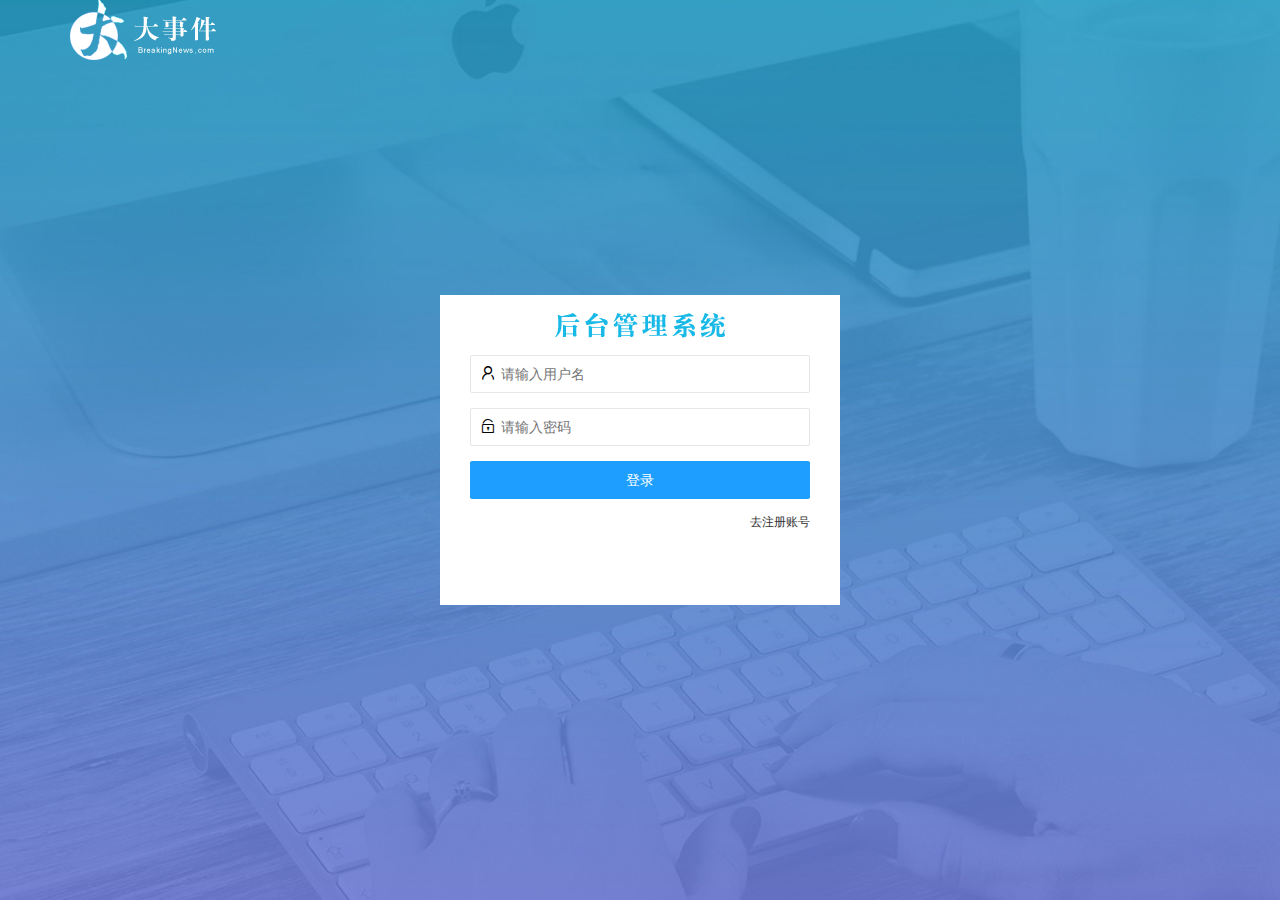
<file: login.html>
<!DOCTYPE html>
<html lang="en">

<head>
    <meta charset="UTF-8">
    <meta name="viewport" content="width=device-width, initial-scale=1.0">
    <meta http-equiv="X-UA-Compatible" content="ie=edge">
    <title>大事件登录注册</title>
    <link rel="stylesheet" href="./assets/lib/layui/css/layui.css">
    <link rel="stylesheet" href="./assets/css/login.css">
</head>

<body>
    <!-- 头部的logo区域 -->
    <div class="layui-main">
        <img src="./assets/images/logo.png" alt="">

    </div>

    <!--登录注册区域-->
    <div class="loginAndRegBox">
        <div class="title-box"></div>
        <!--登录的div  -->
        <div class="login-box">
            <!-- 用户名-->
            <form class="layui-form" id="formLogin">
                <div class="layui-form-item">
                    <i class="layui-icon layui-icon-username"></i>
                    <input type="text" name="username" required lay-verify="required" placeholder="请输入用户名"
                        autocomplete="off" class="layui-input">
                </div>
                <!-- 密码-->
                <div class="layui-form-item">
                    <i class="layui-icon layui-icon-password"></i>
                    <input type="password" name="password" required lay-verify="required|pwd" placeholder="请输入密码"
                        autocomplete="off" class="layui-input">
                </div>
                <!-- 提交按钮 -->
                <div class="layui-form-item">

                    <button class="layui-btn layui-btn-fluid  layui-btn-normal" lay-submit>登录</button>
                </div>
                <!-- a链接 -->
                <div class="layui-form-item links">
                    <a href="javascript:;" id="link_login">去注册账号</a>
                </div>

            </form>


        </div>
        <!-- 登录表单end -->



        <!-- 注册的div-->
        <div class="reg-box">

            <!-- 用户名-->
            <form class="layui-form" id="regForm">
                <div class="layui-form-item">
                    <i class="layui-icon layui-icon-username"></i>
                    <input type="text" name="username" required lay-verify="required" placeholder="请输入用户名"
                        autocomplete="off" class="layui-input">
                </div>
                <!-- 密码-->
                <div class="layui-form-item">
                    <i class="layui-icon layui-icon-password"></i>
                    <input type="password" name="password" required lay-verify="required|pwd" placeholder="请输入密码"
                        autocomplete="off" class="layui-input">
                </div>
                <!-- 确认密码框-->
                <div class="layui-form-item">
                    <i class="layui-icon layui-icon-password"></i>
                    <input type="password" name="repassword" required lay-verify="required|pwd|repwd"
                        placeholder="再次确认密码" autocomplete="off" class="layui-input">
                </div>
                <!-- 提交按钮 -->
                <div class="layui-form-item">

                    <button class="layui-btn layui-btn-fluid  layui-btn-normal" lay-submit>注册</button>
                </div>
                <!-- a链接 -->
                <div class="layui-form-item links">
                    <a href="javascript:;" id="link_reg">去登陆</a>
                </div>

            </form>
        </div>
        <!-- 注册表单end -->
    </div>
    <script src="./assets/lib/layui/layui.all.js"></script>
    <script src="./assets/lib/jquery.js"></script>
    <!-- <script src="./assets/js/baseAPI.js"></script> -->
    <script src="./assets/js/login.js"></script>



</body>

</html>
</file>
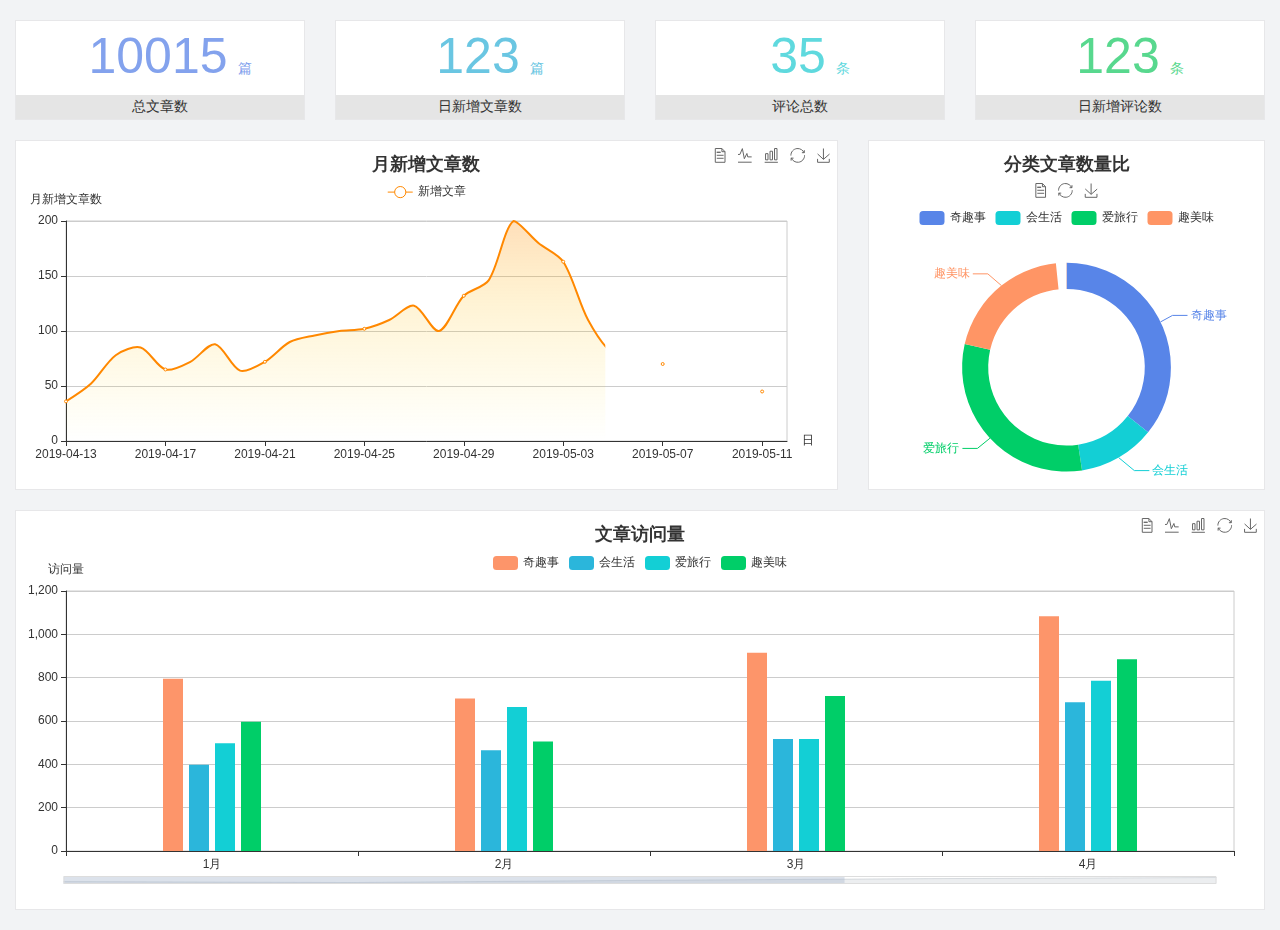
<file: home/dashboard.html>
<!DOCTYPE html>
<html lang="en">

<head>
  <meta charset="UTF-8">
  <meta name="viewport" content="width=device-width, initial-scale=1.0">
  <meta http-equiv="X-UA-Compatible" content="ie=edge">
  <title>图表统计</title>
  <link rel="stylesheet" href="../../assets/lib/bootstrap.css" />
  <link rel="stylesheet" href="../../assets/lib/main.css" />
  <script src="../../assets/lib/jquery.js"></script>
  <script type="text/javascript" src="../../assets/lib/echarts.min.js"></script>
</head>

<body>
  <div class="container-fluid">
    <div class="row spannel_list">
      <div class="col-sm-3 col-xs-6">
        <div class="spannel">
          <em>10015</em><span>篇</span>
          <b>总文章数</b>
        </div>
      </div>
      <div class="col-sm-3 col-xs-6">
        <div class="spannel scolor01">
          <em>123</em><span>篇</span>
          <b>日新增文章数</b>
        </div>
      </div>
      <div class="col-sm-3 col-xs-6">
        <div class="spannel scolor02">
          <em>35</em><span>条</span>
          <b>评论总数</b>
        </div>
      </div>
      <div class="col-sm-3 col-xs-6">
        <div class="spannel scolor03">
          <em>123</em><span>条</span>
          <b>日新增评论数</b>
        </div>
      </div>
    </div>
  </div>

  <div class="container-fluid">
    <div class="row curve-pie">
      <div class="col-lg-8 col-md-8">
        <div class="gragh_pannel" id="curve_show"></div>
      </div>
      <div class="col-lg-4 col-md-4">
        <div class="gragh_pannel" id="pie_show"></div>
      </div>
    </div>
  </div>

  <div class="container-fluid">
    <div class="column_pannel" id="column_show"></div>
  </div>

  <script>
    var oChart = echarts.init(document.getElementById('curve_show'));
    var aList_all = [
      { 'count': 36, 'date': '2019-04-13' },
      { 'count': 52, 'date': '2019-04-14' },
      { 'count': 78, 'date': '2019-04-15' },
      { 'count': 85, 'date': '2019-04-16' },
      { 'count': 65, 'date': '2019-04-17' },
      { 'count': 72, 'date': '2019-04-18' },
      { 'count': 88, 'date': '2019-04-19' },
      { 'count': 64, 'date': '2019-04-20' },
      { 'count': 72, 'date': '2019-04-21' },
      { 'count': 90, 'date': '2019-04-22' },
      { 'count': 96, 'date': '2019-04-23' },
      { 'count': 100, 'date': '2019-04-24' },
      { 'count': 102, 'date': '2019-04-25' },
      { 'count': 110, 'date': '2019-04-26' },
      { 'count': 123, 'date': '2019-04-27' },
      { 'count': 100, 'date': '2019-04-28' },
      { 'count': 132, 'date': '2019-04-29' },
      { 'count': 146, 'date': '2019-04-30' },
      { 'count': 200, 'date': '2019-05-01' },
      { 'count': 180, 'date': '2019-05-02' },
      { 'count': 163, 'date': '2019-05-03' },
      { 'count': 110, 'date': '2019-05-04' },
      { 'count': 80, 'date': '2019-05-05' },
      { 'count': 82, 'date': '2019-05-06' },
      { 'count': 70, 'date': '2019-05-07' },
      { 'count': 65, 'date': '2019-05-08' },
      { 'count': 54, 'date': '2019-05-09' },
      { 'count': 40, 'date': '2019-05-10' },
      { 'count': 45, 'date': '2019-05-11' },
      { 'count': 38, 'date': '2019-05-12' },
    ];

    let aCount = [];
    let aDate = [];

    for (var i = 0; i < aList_all.length; i++) {
      aCount.push(aList_all[i].count);
      aDate.push(aList_all[i].date);
    }

    var chartopt = {
      title: {
        text: '月新增文章数',
        left: 'center',
        top: '10'
      },
      tooltip: {
        trigger: 'axis'
      },
      legend: {
        data: ['新增文章'],
        top: '40'
      },
      toolbox: {
        show: true,
        feature: {
          mark: { show: true },
          dataView: { show: true, readOnly: false },
          magicType: { show: true, type: ['line', 'bar'] },
          restore: { show: true },
          saveAsImage: { show: true }
        }
      },
      calculable: true,
      xAxis: [
        {
          name: '日',
          type: 'category',
          boundaryGap: false,
          data: aDate
        }
      ],
      yAxis: [
        {
          name: '月新增文章数',
          type: 'value'
        }
      ],
      series: [
        {
          name: '新增文章',
          type: 'line',
          smooth: true,
          itemStyle: { normal: { areaStyle: { type: 'default' }, color: '#f80' }, lineStyle: { color: '#f80' } },
          data: aCount
        }],
      areaStyle: {
        normal: {
          color: new echarts.graphic.LinearGradient(0, 0, 0, 1, [{
            offset: 0,
            color: 'rgba(255,136,0,0.39)'
          }, {
            offset: .34,
            color: 'rgba(255,180,0,0.25)'
          }, {
            offset: 1,
            color: 'rgba(255,222,0,0.00)'
          }])

        }
      },
      grid: {
        show: true,
        x: 50,
        x2: 50,
        y: 80,
        height: 220
      }
    };

    oChart.setOption(chartopt);


    var oPie = echarts.init(document.getElementById('pie_show'));
    var oPieopt =
    {
      title: {
        top: 10,
        text: '分类文章数量比',
        x: 'center'
      },
      tooltip: {
        trigger: 'item',
        formatter: "{a} <br/>{b} : {c} ({d}%)"
      },
      color: ['#5885e8', '#13cfd5', '#00ce68', '#ff9565'],
      legend: {
        x: 'center',
        top: 65,
        data: ['奇趣事', '会生活', '爱旅行', '趣美味']
      },
      toolbox: {
        show: true,
        x: 'center',
        top: 35,
        feature: {
          mark: { show: true },
          dataView: { show: true, readOnly: false },
          magicType: {
            show: true,
            type: ['pie', 'funnel'],
            option: {
              funnel: {
                x: '25%',
                width: '50%',
                funnelAlign: 'left',
                max: 1548
              }
            }
          },
          restore: { show: true },
          saveAsImage: { show: true }
        }
      },
      calculable: true,
      series: [
        {
          name: '访问来源',
          type: 'pie',
          radius: ['45%', '60%'],
          center: ['50%', '65%'],
          data: [
            { value: 300, name: '奇趣事' },
            { value: 100, name: '会生活' },
            { value: 260, name: '爱旅行' },
            { value: 180, name: '趣美味' }
          ]
        }
      ]
    };
    oPie.setOption(oPieopt);



    var oColumn = this.echarts.init(document.getElementById('column_show'));
    var oColumnopt =
    {
      title: {
        text: '文章访问量',
        left: 'center',
        top: '10'
      },
      tooltip: {
        trigger: 'axis'
      },
      legend: {
        data: ['奇趣事', '会生活', '爱旅行', '趣美味'],
        top: '40'
      },
      toolbox: {
        show: true,
        feature: {
          mark: { show: true },
          dataView: { show: true, readOnly: false },
          magicType: { show: true, type: ['line', 'bar'] },
          restore: { show: true },
          saveAsImage: { show: true }
        }
      },
      calculable: true,
      xAxis: [
        {
          type: 'category',
          data: ['1月', '2月', '3月', '4月', '5月']
        }
      ],
      yAxis: [
        {
          name: '访问量',
          type: 'value'
        }
      ],
      series: [
        {
          name: '奇趣事',
          type: 'bar',
          barWidth: 20,
          itemStyle: {
            normal: { areaStyle: { type: 'default' }, color: '#fd956a' }
          },
          data: [800, 708, 920, 1090, 1200]
        },
        {
          name: '会生活',
          type: 'bar',
          barWidth: 20,
          itemStyle: {
            normal: { areaStyle: { type: 'default' }, color: '#2bb6db' }
          },
          data: [400, 468, 520, 690, 800]
        },
        {
          name: '爱旅行',
          type: 'bar',
          barWidth: 20,
          itemStyle: {
            normal: { areaStyle: { type: 'default' }, color: '#13cfd5' }
          },
          data: [500, 668, 520, 790, 900]
        },
        {
          name: '趣美味',
          type: 'bar',
          barWidth: 20,
          itemStyle: {
            normal: { areaStyle: { type: 'default' }, color: '#00ce68' }
          },
          data: [600, 508, 720, 890, 1000]
        }
      ],
      grid: {
        show: true,
        x: 50,
        x2: 30,
        y: 80,
        height: 260
      },
      dataZoom: [//给x轴设置滚动条
        {
          start: 0,//默认为0
          end: 100 - 1000 / 31,//默认为100
          type: 'slider',
          show: true,
          xAxisIndex: [0],
          handleSize: 0,//滑动条的 左右2个滑动条的大小
          height: 8,//组件高度
          left: 45, //左边的距离
          right: 50,//右边的距离
          bottom: 26,//右边的距离
          handleColor: '#ddd',//h滑动图标的颜色
          handleStyle: {
            borderColor: "#cacaca",
            borderWidth: "1",
            shadowBlur: 2,
            background: "#ddd",
            shadowColor: "#ddd",
          }
        }]
    };
    oColumn.setOption(oColumnopt);
  </script>
</body>

</html>
</file>
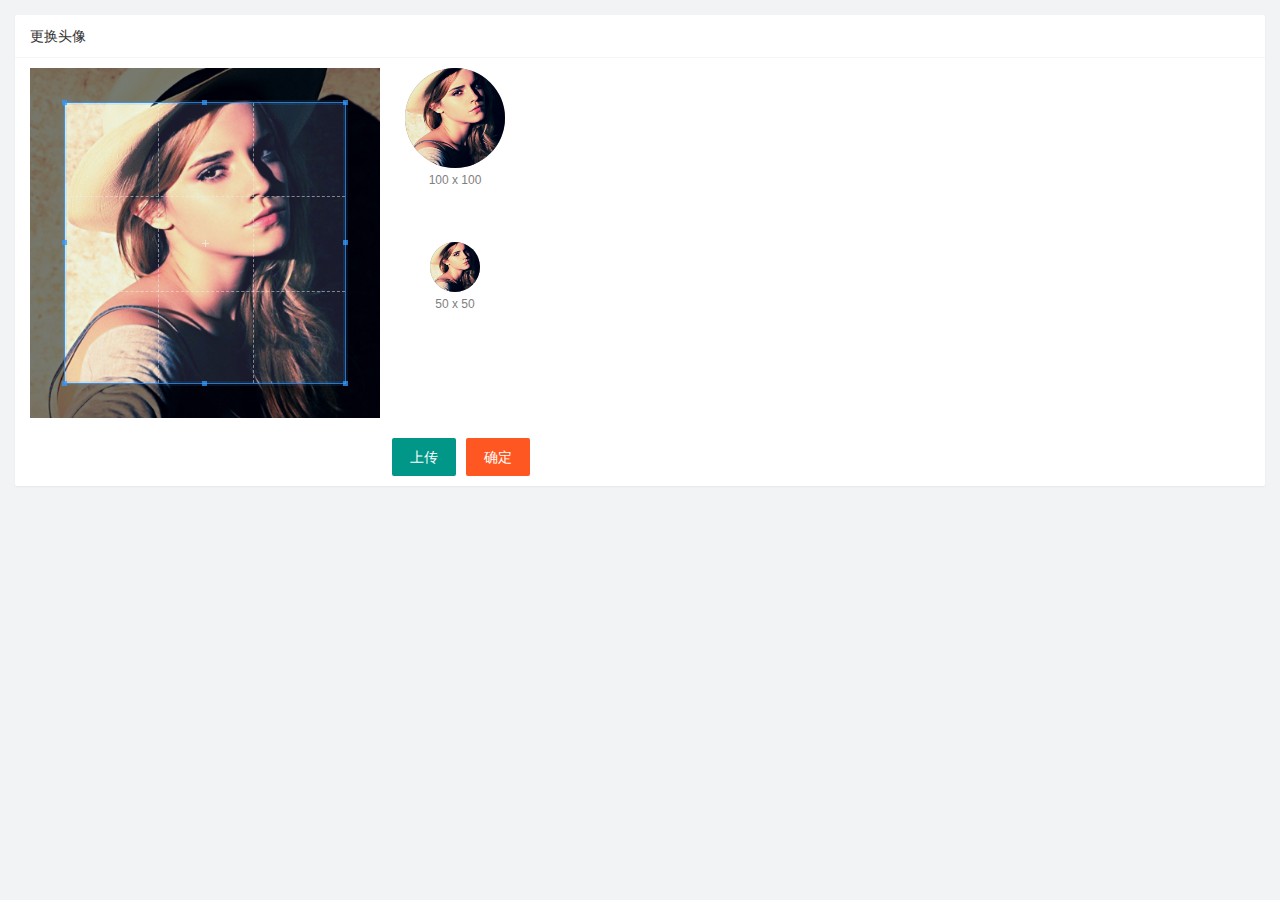
<file: user/user-photo.html>
<!DOCTYPE html>
<html lang="en">

<head>
    <meta charset="UTF-8">
    <meta name="viewport" content="width=device-width, initial-scale=1.0">
    <meta http-equiv="X-UA-Compatible" content="ie=edge">
    <title>更换头像</title>
    <!-- layui的样式 -->
    <link rel="stylesheet" href="/assets/lib/layui/css/layui.css">
    <!-- 自己书写的样式 -->
    <link rel="stylesheet" href="/assets/css/user-photo.css">
    <!-- cropper插件 -->
    <link rel="stylesheet" href="/assets/lib/cropper/cropper.css" />
</head>

<body>
    <div class="layui-card">
        <div class="layui-card-header">更换头像</div>
        <div class="layui-card-body">
            <!-- 第一行的图片裁剪和预览区域 -->
            <div class="row1">
                <!-- 图片裁剪区域 -->
                <div class="cropper-box">
                    <!-- 这个 img 标签很重要，将来会把它初始化为裁剪区域 -->
                    <img id="image" src="/assets/images/sample.jpg" />
                </div>
                <!-- 图片的预览区域 -->
                <div class="preview-box">
                    <div>
                        <!-- 宽高为 100px 的预览区域 -->
                        <div class="img-preview w100"></div>
                        <p class="size">100 x 100</p>
                    </div>
                    <div>
                        <!-- 宽高为 50px 的预览区域 -->
                        <div class="img-preview w50"></div>
                        <p class="size">50 x 50</p>
                    </div>
                </div>
            </div>
            <!-- 第二行的按钮区域 -->
            <div class="row2">
                <input type="file" id="file" accept="image/jpeg,image/png">
                <button type="button" class="layui-btn" id="btnUpload">上传</button>
                <button type="button" class="layui-btn layui-btn-danger" id="btnOk">确定</button>
            </div>


        </div>
    </div>
    <!-- 导入layui的js -->
    <script src="/assets/lib/layui/layui.all.js"></script>
    <!-- 引入jquery -->
    <script src="/assets/lib/jquery.js"></script>
    <!-- 引入cropper插件js -->
    <script src="/assets/lib/cropper/Cropper.js"></script>
    <script src="/assets/lib/cropper/jquery-cropper.js"></script>

    <!-- 倒入自己封装的API-->
    <script src="/assets/js/baseAPI.js"></script>
    <!-- 引入自己的js -->
    <script src="/assets/js/user-photo.js"></script>
</body>

</html>
</file>
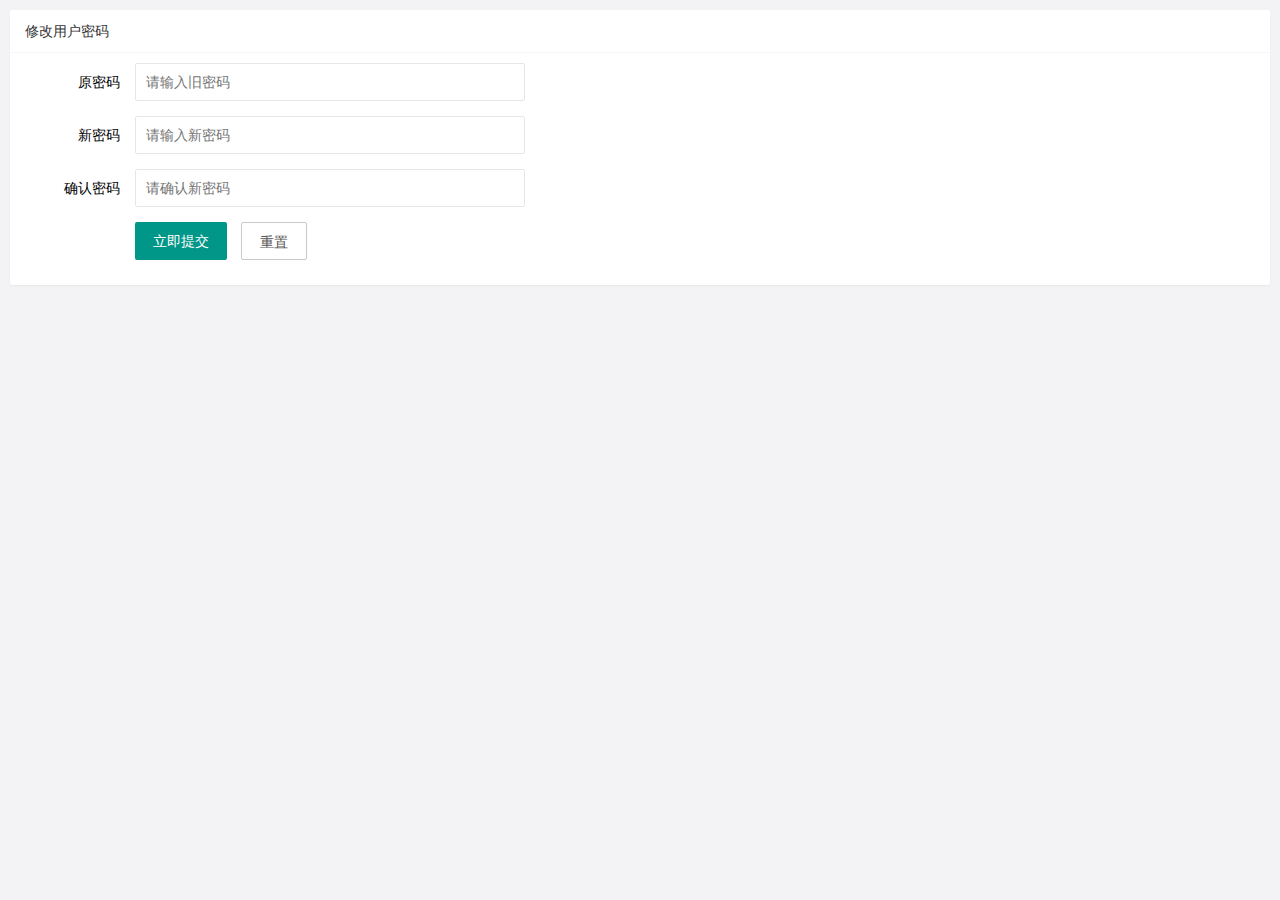
<file: user/user-pwd.html>
<!DOCTYPE html>
<html lang="en">

<head>
    <meta charset="UTF-8">
    <meta name="viewport" content="width=device-width, initial-scale=1.0">
    <meta http-equiv="X-UA-Compatible" content="ie=edge">
    <title>重置密码</title>
    <!-- layui的css文件 -->
    <link rel="stylesheet" href="/assets/lib/layui/css/layui.css">
    <!-- 自己的css文件 -->
    <link rel="stylesheet" href="/assets/css/user-info.css">

</head>

<body>
    <div class="layui-card">
        <div class="layui-card-header">修改用户密码</div>
        <div class="layui-card-body">

            <form class="layui-form" action="" lay-filter="userForm">
                <!-- id隐藏域，在ajax加载用户信息后，通过js-->
                <input type="hidden" name="id" value=" ">
                <!-- 原密码 -->
                <div class="layui-form-item">
                    <label class="layui-form-label">原密码</label>
                    <div class="layui-input-block">
                        <input type="password" name="oldPwd" required lay-verify="pwd" placeholder="请输入旧密码"
                            autocomplete="off" class="layui-input">
                    </div>
                </div>

                <!-- 新密码 -->
                <div class="layui-form-item">
                    <label class="layui-form-label">新密码</label>
                    <div class="layui-input-block">
                        <input type="password" name="newPwd" required lay-verify="pwd|samepwd" placeholder="请输入新密码"
                            autocomplete="off" class="layui-input">
                    </div>
                </div>

                <!-- 确认密码 -->
                <div class="layui-form-item">
                    <label class="layui-form-label">确认密码</label>
                    <div class="layui-input-block">
                        <input type="password" name="reNewPwd" required lay-verify="pwd|confirmpwd" placeholder="请确认新密码"
                            autocomplete="off" class="layui-input">
                    </div>
                </div>

                <!-- 提交按钮 -->
                <div class="layui-form-item">
                    <div class="layui-input-block">
                        <button class="layui-btn" lay-submit lay-filter="formDemo">立即提交</button>
                        <button type="reset" id="c" class="layui-btn layui-btn-primary">重置</button>
                    </div>
                </div>
        </div>
    </div>


    <!-- 导入layui的js -->
    <script src="/assets/lib/layui/layui.all.js"></script>
    <!-- 引入jquery -->
    <script src="/assets/lib/jquery.js"></script>
    <!-- 倒入自己封装的API-->
    <script src="/assets/js/baseAPI.js"></script>
    <!-- 引入自己的js -->
    <script src="/assets/js/user-pwd.js"></script>
</body>

</html>
</file>
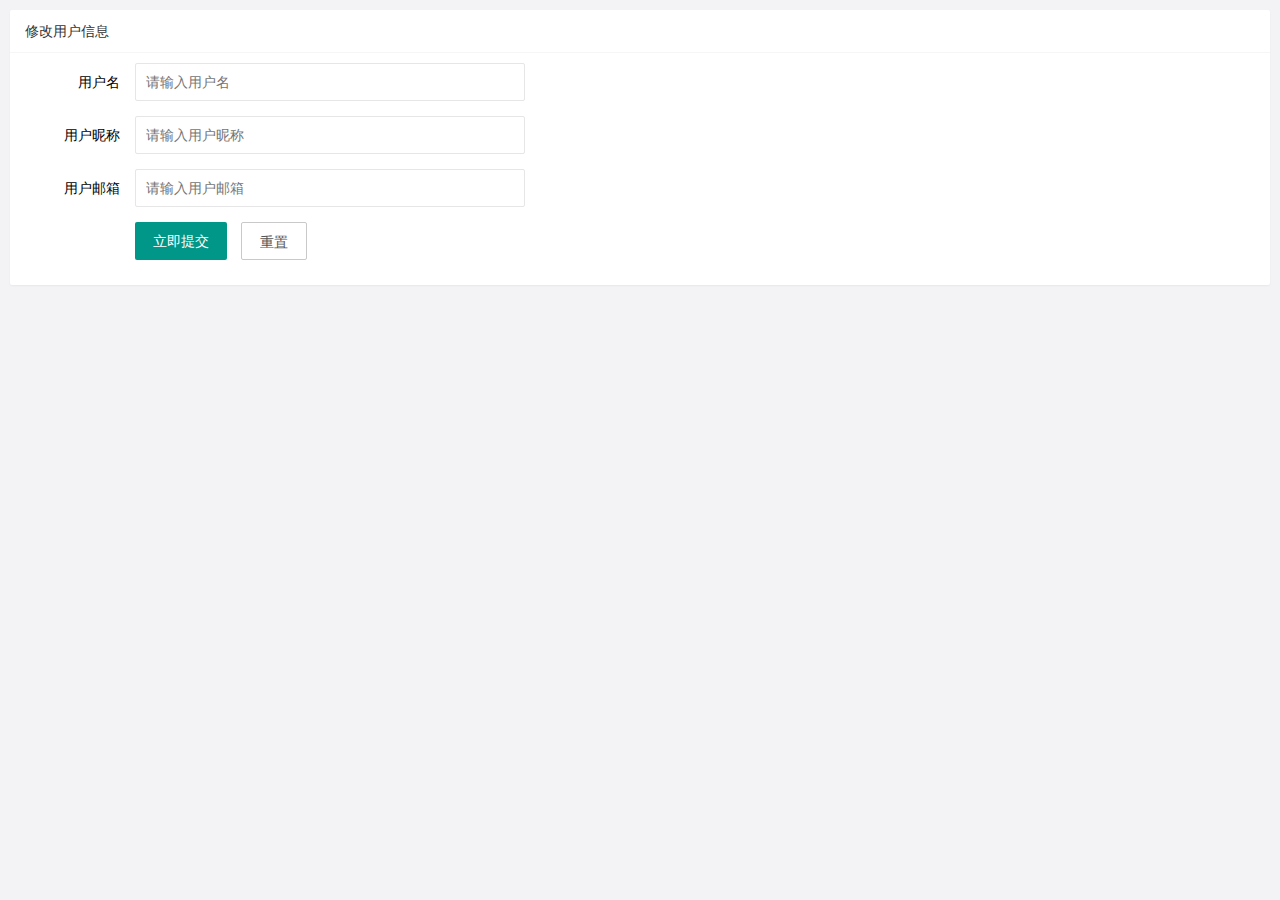
<file: user/user_info.html>
<!DOCTYPE html>
<html lang="en">

<head>
    <meta charset="UTF-8">
    <meta name="viewport" content="width=device-width, initial-scale=1.0">
    <meta http-equiv="X-UA-Compatible" content="ie=edge">
    <title>用户信息</title>
    <link rel="stylesheet" href="/assets/lib/layui/css/layui.css">
    <link rel="stylesheet" href="/assets/css/user-info.css">

</head>

<body>
    <div class="layui-card">
        <div class="layui-card-header">修改用户信息</div>
        <div class="layui-card-body">

            <form class="layui-form" action="" lay-filter="userForm">
                <input type="hidden" name="id" value=" ">
                <!-- 用户名 -->
                <div class="layui-form-item">
                    <label class="layui-form-label">用户名</label>
                    <div class="layui-input-block">
                        <input type="text" name="username" required lay-verify="required" placeholder="请输入用户名"
                            autocomplete="off" class="layui-input" readonly>
                    </div>
                </div>

                <!-- 用户昵称 -->
                <div class="layui-form-item">
                    <label class="layui-form-label">用户昵称</label>
                    <div class="layui-input-block">
                        <input type="text" name="nickname" required lay-verify="required|nickname" placeholder="请输入用户昵称"
                            autocomplete="off" class="layui-input">
                    </div>
                </div>

                <!-- 用户邮箱 -->
                <div class="layui-form-item">
                    <label class="layui-form-label">用户邮箱</label>
                    <div class="layui-input-block">
                        <input type="text" name="email" required lay-verify="required|nickname" placeholder="请输入用户邮箱"
                            autocomplete="off" class="layui-input">
                    </div>
                </div>

                <!-- 提交按钮 -->
                <div class="layui-form-item">
                    <div class="layui-input-block">
                        <button class="layui-btn" lay-submit lay-filter="formDemo">立即提交</button>
                        <button type="reset" id="btnreset" class="layui-btn layui-btn-primary">重置</button>
                    </div>
                </div>
        </div>
    </div>
    <!-- 导入layui的js -->
    <script src="/assets/lib/layui/layui.all.js"></script>
    <!-- 引入jquery -->
    <script src="/assets/lib/jquery.js"></script>
    <!-- 倒入自己封装的API-->
    <script src="/assets/js/baseAPI.js"></script>
    <!-- 引入自己的js -->
    <script src="/assets/js/user-info.js"></script>
</body>

</html>
</file>
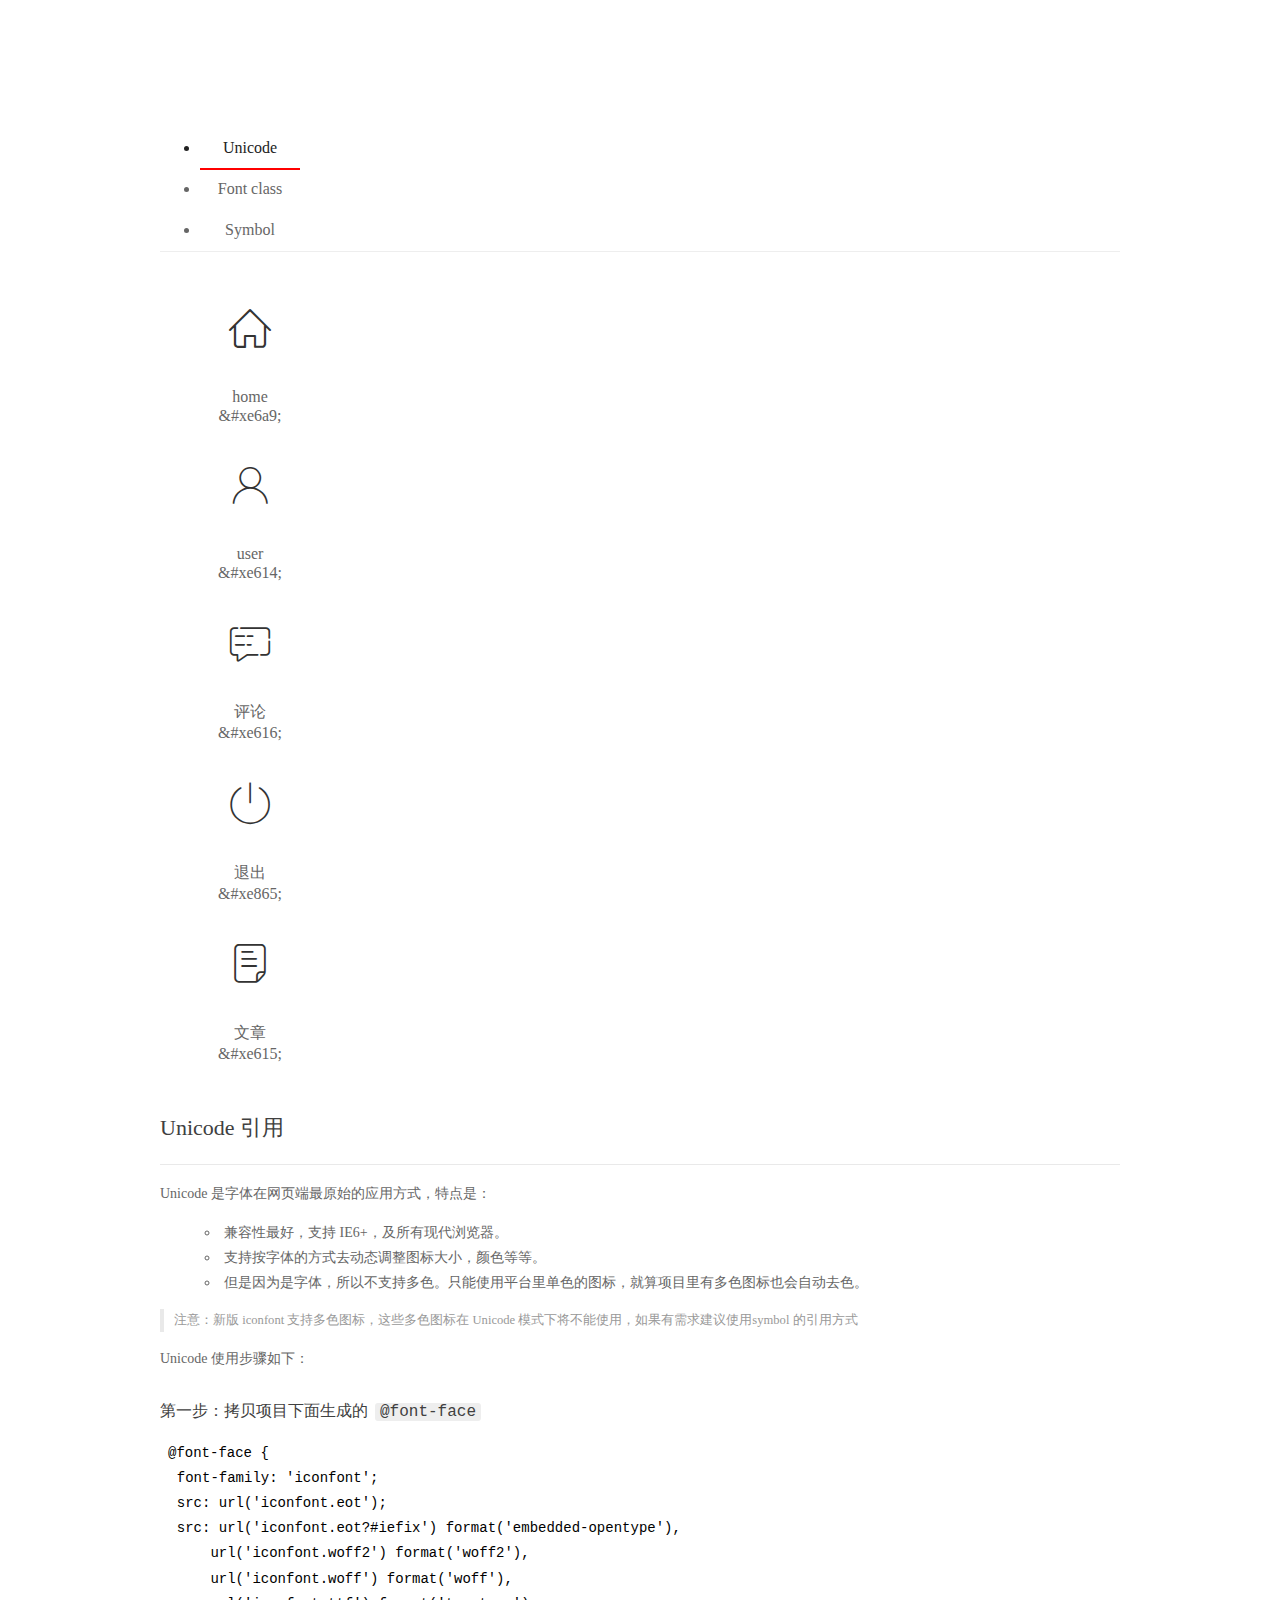
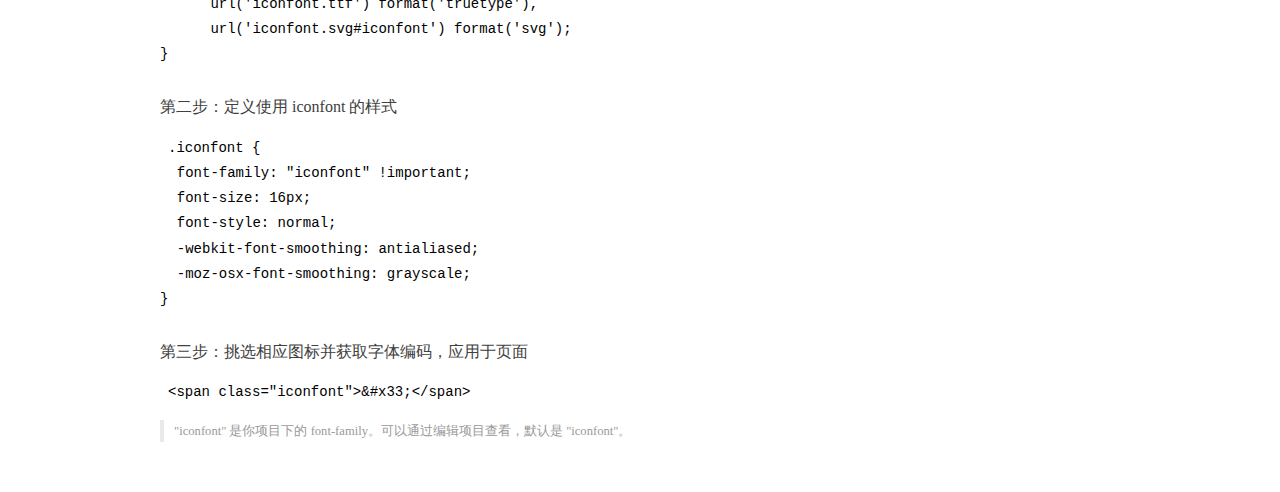
<file: assets/fonts/demo_index.html>
<!DOCTYPE html>
<html>
<head>
  <meta charset="utf-8"/>
  <title>IconFont Demo</title>
  <link rel="shortcut icon" href="https://gtms04.alicdn.com/tps/i4/TB1_oz6GVXXXXaFXpXXJDFnIXXX-64-64.ico" type="image/x-icon"/>
  <link rel="stylesheet" href="https://g.alicdn.com/thx/cube/1.3.2/cube.min.css">
  <link rel="stylesheet" href="demo.css">
  <link rel="stylesheet" href="iconfont.css">
  <script src="iconfont.js"></script>
  <!-- jQuery -->
  <script src="https://a1.alicdn.com/oss/uploads/2018/12/26/7bfddb60-08e8-11e9-9b04-53e73bb6408b.js"></script>
  <!-- 代码高亮 -->
  <script src="https://a1.alicdn.com/oss/uploads/2018/12/26/a3f714d0-08e6-11e9-8a15-ebf944d7534c.js"></script>
</head>
<body>
  <div class="main">
    <h1 class="logo"><a href="https://www.iconfont.cn/" title="iconfont 首页" target="_blank">&#xe86b;</a></h1>
    <div class="nav-tabs">
      <ul id="tabs" class="dib-box">
        <li class="dib active"><span>Unicode</span></li>
        <li class="dib"><span>Font class</span></li>
        <li class="dib"><span>Symbol</span></li>
      </ul>
      
    </div>
    <div class="tab-container">
      <div class="content unicode" style="display: block;">
          <ul class="icon_lists dib-box">
          
            <li class="dib">
              <span class="icon iconfont">&#xe6a9;</span>
                <div class="name">home</div>
                <div class="code-name">&amp;#xe6a9;</div>
              </li>
          
            <li class="dib">
              <span class="icon iconfont">&#xe614;</span>
                <div class="name">user</div>
                <div class="code-name">&amp;#xe614;</div>
              </li>
          
            <li class="dib">
              <span class="icon iconfont">&#xe616;</span>
                <div class="name">评论</div>
                <div class="code-name">&amp;#xe616;</div>
              </li>
          
            <li class="dib">
              <span class="icon iconfont">&#xe865;</span>
                <div class="name">退出</div>
                <div class="code-name">&amp;#xe865;</div>
              </li>
          
            <li class="dib">
              <span class="icon iconfont">&#xe615;</span>
                <div class="name">文章</div>
                <div class="code-name">&amp;#xe615;</div>
              </li>
          
          </ul>
          <div class="article markdown">
          <h2 id="unicode-">Unicode 引用</h2>
          <hr>

          <p>Unicode 是字体在网页端最原始的应用方式，特点是：</p>
          <ul>
            <li>兼容性最好，支持 IE6+，及所有现代浏览器。</li>
            <li>支持按字体的方式去动态调整图标大小，颜色等等。</li>
            <li>但是因为是字体，所以不支持多色。只能使用平台里单色的图标，就算项目里有多色图标也会自动去色。</li>
          </ul>
          <blockquote>
            <p>注意：新版 iconfont 支持多色图标，这些多色图标在 Unicode 模式下将不能使用，如果有需求建议使用symbol 的引用方式</p>
          </blockquote>
          <p>Unicode 使用步骤如下：</p>
          <h3 id="-font-face">第一步：拷贝项目下面生成的 <code>@font-face</code></h3>
<pre><code class="language-css"
>@font-face {
  font-family: 'iconfont';
  src: url('iconfont.eot');
  src: url('iconfont.eot?#iefix') format('embedded-opentype'),
      url('iconfont.woff2') format('woff2'),
      url('iconfont.woff') format('woff'),
      url('iconfont.ttf') format('truetype'),
      url('iconfont.svg#iconfont') format('svg');
}
</code></pre>
          <h3 id="-iconfont-">第二步：定义使用 iconfont 的样式</h3>
<pre><code class="language-css"
>.iconfont {
  font-family: "iconfont" !important;
  font-size: 16px;
  font-style: normal;
  -webkit-font-smoothing: antialiased;
  -moz-osx-font-smoothing: grayscale;
}
</code></pre>
          <h3 id="-">第三步：挑选相应图标并获取字体编码，应用于页面</h3>
<pre>
<code class="language-html"
>&lt;span class="iconfont"&gt;&amp;#x33;&lt;/span&gt;
</code></pre>
          <blockquote>
            <p>"iconfont" 是你项目下的 font-family。可以通过编辑项目查看，默认是 "iconfont"。</p>
          </blockquote>
          </div>
      </div>
      <div class="content font-class">
        <ul class="icon_lists dib-box">
          
          <li class="dib">
            <span class="icon iconfont icon-home"></span>
            <div class="name">
              home
            </div>
            <div class="code-name">.icon-home
            </div>
          </li>
          
          <li class="dib">
            <span class="icon iconfont icon-user"></span>
            <div class="name">
              user
            </div>
            <div class="code-name">.icon-user
            </div>
          </li>
          
          <li class="dib">
            <span class="icon iconfont icon-pinglun"></span>
            <div class="name">
              评论
            </div>
            <div class="code-name">.icon-pinglun
            </div>
          </li>
          
          <li class="dib">
            <span class="icon iconfont icon-tuichu"></span>
            <div class="name">
              退出
            </div>
            <div class="code-name">.icon-tuichu
            </div>
          </li>
          
          <li class="dib">
            <span class="icon iconfont icon-16"></span>
            <div class="name">
              文章
            </div>
            <div class="code-name">.icon-16
            </div>
          </li>
          
        </ul>
        <div class="article markdown">
        <h2 id="font-class-">font-class 引用</h2>
        <hr>

        <p>font-class 是 Unicode 使用方式的一种变种，主要是解决 Unicode 书写不直观，语意不明确的问题。</p>
        <p>与 Unicode 使用方式相比，具有如下特点：</p>
        <ul>
          <li>兼容性良好，支持 IE8+，及所有现代浏览器。</li>
          <li>相比于 Unicode 语意明确，书写更直观。可以很容易分辨这个 icon 是什么。</li>
          <li>因为使用 class 来定义图标，所以当要替换图标时，只需要修改 class 里面的 Unicode 引用。</li>
          <li>不过因为本质上还是使用的字体，所以多色图标还是不支持的。</li>
        </ul>
        <p>使用步骤如下：</p>
        <h3 id="-fontclass-">第一步：引入项目下面生成的 fontclass 代码：</h3>
<pre><code class="language-html">&lt;link rel="stylesheet" href="./iconfont.css"&gt;
</code></pre>
        <h3 id="-">第二步：挑选相应图标并获取类名，应用于页面：</h3>
<pre><code class="language-html">&lt;span class="iconfont icon-xxx"&gt;&lt;/span&gt;
</code></pre>
        <blockquote>
          <p>"
            iconfont" 是你项目下的 font-family。可以通过编辑项目查看，默认是 "iconfont"。</p>
        </blockquote>
      </div>
      </div>
      <div class="content symbol">
          <ul class="icon_lists dib-box">
          
            <li class="dib">
                <svg class="icon svg-icon" aria-hidden="true">
                  <use xlink:href="#icon-home"></use>
                </svg>
                <div class="name">home</div>
                <div class="code-name">#icon-home</div>
            </li>
          
            <li class="dib">
                <svg class="icon svg-icon" aria-hidden="true">
                  <use xlink:href="#icon-user"></use>
                </svg>
                <div class="name">user</div>
                <div class="code-name">#icon-user</div>
            </li>
          
            <li class="dib">
                <svg class="icon svg-icon" aria-hidden="true">
                  <use xlink:href="#icon-pinglun"></use>
                </svg>
                <div class="name">评论</div>
                <div class="code-name">#icon-pinglun</div>
            </li>
          
            <li class="dib">
                <svg class="icon svg-icon" aria-hidden="true">
                  <use xlink:href="#icon-tuichu"></use>
                </svg>
                <div class="name">退出</div>
                <div class="code-name">#icon-tuichu</div>
            </li>
          
            <li class="dib">
                <svg class="icon svg-icon" aria-hidden="true">
                  <use xlink:href="#icon-16"></use>
                </svg>
                <div class="name">文章</div>
                <div class="code-name">#icon-16</div>
            </li>
          
          </ul>
          <div class="article markdown">
          <h2 id="symbol-">Symbol 引用</h2>
          <hr>

          <p>这是一种全新的使用方式，应该说这才是未来的主流，也是平台目前推荐的用法。相关介绍可以参考这篇<a href="">文章</a>
            这种用法其实是做了一个 SVG 的集合，与另外两种相比具有如下特点：</p>
          <ul>
            <li>支持多色图标了，不再受单色限制。</li>
            <li>通过一些技巧，支持像字体那样，通过 <code>font-size</code>, <code>color</code> 来调整样式。</li>
            <li>兼容性较差，支持 IE9+，及现代浏览器。</li>
            <li>浏览器渲染 SVG 的性能一般，还不如 png。</li>
          </ul>
          <p>使用步骤如下：</p>
          <h3 id="-symbol-">第一步：引入项目下面生成的 symbol 代码：</h3>
<pre><code class="language-html">&lt;script src="./iconfont.js"&gt;&lt;/script&gt;
</code></pre>
          <h3 id="-css-">第二步：加入通用 CSS 代码（引入一次就行）：</h3>
<pre><code class="language-html">&lt;style&gt;
.icon {
  width: 1em;
  height: 1em;
  vertical-align: -0.15em;
  fill: currentColor;
  overflow: hidden;
}
&lt;/style&gt;
</code></pre>
          <h3 id="-">第三步：挑选相应图标并获取类名，应用于页面：</h3>
<pre><code class="language-html">&lt;svg class="icon" aria-hidden="true"&gt;
  &lt;use xlink:href="#icon-xxx"&gt;&lt;/use&gt;
&lt;/svg&gt;
</code></pre>
          </div>
      </div>

    </div>
  </div>
  <script>
  $(document).ready(function () {
      $('.tab-container .content:first').show()

      $('#tabs li').click(function (e) {
        var tabContent = $('.tab-container .content')
        var index = $(this).index()

        if ($(this).hasClass('active')) {
          return
        } else {
          $('#tabs li').removeClass('active')
          $(this).addClass('active')

          tabContent.hide().eq(index).fadeIn()
        }
      })
    })
  </script>
</body>
</html>
</file>
<file: assets/lib/layui/css/layui.css>
/** layui-v2.5.5 MIT License By https://www.layui.com */
 .layui-inline,img{display:inline-block;vertical-align:middle}h1,h2,h3,h4,h5,h6{font-weight:400}.layui-edge,.layui-header,.layui-inline,.layui-main{position:relative}.layui-body,.layui-edge,.layui-elip{overflow:hidden}.layui-btn,.layui-edge,.layui-inline,img{vertical-align:middle}.layui-btn,.layui-disabled,.layui-icon,.layui-unselect{-moz-user-select:none;-webkit-user-select:none;-ms-user-select:none}.layui-elip,.layui-form-checkbox span,.layui-form-pane .layui-form-label{text-overflow:ellipsis;white-space:nowrap}.layui-breadcrumb,.layui-tree-btnGroup{visibility:hidden}blockquote,body,button,dd,div,dl,dt,form,h1,h2,h3,h4,h5,h6,input,li,ol,p,pre,td,textarea,th,ul{margin:0;padding:0;-webkit-tap-highlight-color:rgba(0,0,0,0)}a:active,a:hover{outline:0}img{border:none}li{list-style:none}table{border-collapse:collapse;border-spacing:0}h4,h5,h6{font-size:100%}button,input,optgroup,option,select,textarea{font-family:inherit;font-size:inherit;font-style:inherit;font-weight:inherit;outline:0}pre{white-space:pre-wrap;white-space:-moz-pre-wrap;white-space:-pre-wrap;white-space:-o-pre-wrap;word-wrap:break-word}body{line-height:24px;font:14px Helvetica Neue,Helvetica,PingFang SC,Tahoma,Arial,sans-serif}hr{height:1px;margin:10px 0;border:0;clear:both}a{color:#333;text-decoration:none}a:hover{color:#777}a cite{font-style:normal;*cursor:pointer}.layui-border-box,.layui-border-box *{box-sizing:border-box}.layui-box,.layui-box *{box-sizing:content-box}.layui-clear{clear:both;*zoom:1}.layui-clear:after{content:'\20';clear:both;*zoom:1;display:block;height:0}.layui-inline{*display:inline;*zoom:1}.layui-edge{display:inline-block;width:0;height:0;border-width:6px;border-style:dashed;border-color:transparent}.layui-edge-top{top:-4px;border-bottom-color:#999;border-bottom-style:solid}.layui-edge-right{border-left-color:#999;border-left-style:solid}.layui-edge-bottom{top:2px;border-top-color:#999;border-top-style:solid}.layui-edge-left{border-right-color:#999;border-right-style:solid}.layui-disabled,.layui-disabled:hover{color:#d2d2d2!important;cursor:not-allowed!important}.layui-circle{border-radius:100%}.layui-show{display:block!important}.layui-hide{display:none!important}@font-face{font-family:layui-icon;src:url(../font/iconfont.eot?v=250);src:url(../font/iconfont.eot?v=250#iefix) format('embedded-opentype'),url(../font/iconfont.woff2?v=250) format('woff2'),url(../font/iconfont.woff?v=250) format('woff'),url(../font/iconfont.ttf?v=250) format('truetype'),url(../font/iconfont.svg?v=250#layui-icon) format('svg')}.layui-icon{font-family:layui-icon!important;font-size:16px;font-style:normal;-webkit-font-smoothing:antialiased;-moz-osx-font-smoothing:grayscale}.layui-icon-reply-fill:before{content:"\e611"}.layui-icon-set-fill:before{content:"\e614"}.layui-icon-menu-fill:before{content:"\e60f"}.layui-icon-search:before{content:"\e615"}.layui-icon-share:before{content:"\e641"}.layui-icon-set-sm:before{content:"\e620"}.layui-icon-engine:before{content:"\e628"}.layui-icon-close:before{content:"\1006"}.layui-icon-close-fill:before{content:"\1007"}.layui-icon-chart-screen:before{content:"\e629"}.layui-icon-star:before{content:"\e600"}.layui-icon-circle-dot:before{content:"\e617"}.layui-icon-chat:before{content:"\e606"}.layui-icon-release:before{content:"\e609"}.layui-icon-list:before{content:"\e60a"}.layui-icon-chart:before{content:"\e62c"}.layui-icon-ok-circle:before{content:"\1005"}.layui-icon-layim-theme:before{content:"\e61b"}.layui-icon-table:before{content:"\e62d"}.layui-icon-right:before{content:"\e602"}.layui-icon-left:before{content:"\e603"}.layui-icon-cart-simple:before{content:"\e698"}.layui-icon-face-cry:before{content:"\e69c"}.layui-icon-face-smile:before{content:"\e6af"}.layui-icon-survey:before{content:"\e6b2"}.layui-icon-tree:before{content:"\e62e"}.layui-icon-upload-circle:before{content:"\e62f"}.layui-icon-add-circle:before{content:"\e61f"}.layui-icon-download-circle:before{content:"\e601"}.layui-icon-templeate-1:before{content:"\e630"}.layui-icon-util:before{content:"\e631"}.layui-icon-face-surprised:before{content:"\e664"}.layui-icon-edit:before{content:"\e642"}.layui-icon-speaker:before{content:"\e645"}.layui-icon-down:before{content:"\e61a"}.layui-icon-file:before{content:"\e621"}.layui-icon-layouts:before{content:"\e632"}.layui-icon-rate-half:before{content:"\e6c9"}.layui-icon-add-circle-fine:before{content:"\e608"}.layui-icon-prev-circle:before{content:"\e633"}.layui-icon-read:before{content:"\e705"}.layui-icon-404:before{content:"\e61c"}.layui-icon-carousel:before{content:"\e634"}.layui-icon-help:before{content:"\e607"}.layui-icon-code-circle:before{content:"\e635"}.layui-icon-water:before{content:"\e636"}.layui-icon-username:before{content:"\e66f"}.layui-icon-find-fill:before{content:"\e670"}.layui-icon-about:before{content:"\e60b"}.layui-icon-location:before{content:"\e715"}.layui-icon-up:before{content:"\e619"}.layui-icon-pause:before{content:"\e651"}.layui-icon-date:before{content:"\e637"}.layui-icon-layim-uploadfile:before{content:"\e61d"}.layui-icon-delete:before{content:"\e640"}.layui-icon-play:before{content:"\e652"}.layui-icon-top:before{content:"\e604"}.layui-icon-friends:before{content:"\e612"}.layui-icon-refresh-3:before{content:"\e9aa"}.layui-icon-ok:before{content:"\e605"}.layui-icon-layer:before{content:"\e638"}.layui-icon-face-smile-fine:before{content:"\e60c"}.layui-icon-dollar:before{content:"\e659"}.layui-icon-group:before{content:"\e613"}.layui-icon-layim-download:before{content:"\e61e"}.layui-icon-picture-fine:before{content:"\e60d"}.layui-icon-link:before{content:"\e64c"}.layui-icon-diamond:before{content:"\e735"}.layui-icon-log:before{content:"\e60e"}.layui-icon-rate-solid:before{content:"\e67a"}.layui-icon-fonts-del:before{content:"\e64f"}.layui-icon-unlink:before{content:"\e64d"}.layui-icon-fonts-clear:before{content:"\e639"}.layui-icon-triangle-r:before{content:"\e623"}.layui-icon-circle:before{content:"\e63f"}.layui-icon-radio:before{content:"\e643"}.layui-icon-align-center:before{content:"\e647"}.layui-icon-align-right:before{content:"\e648"}.layui-icon-align-left:before{content:"\e649"}.layui-icon-loading-1:before{content:"\e63e"}.layui-icon-return:before{content:"\e65c"}.layui-icon-fonts-strong:before{content:"\e62b"}.layui-icon-upload:before{content:"\e67c"}.layui-icon-dialogue:before{content:"\e63a"}.layui-icon-video:before{content:"\e6ed"}.layui-icon-headset:before{content:"\e6fc"}.layui-icon-cellphone-fine:before{content:"\e63b"}.layui-icon-add-1:before{content:"\e654"}.layui-icon-face-smile-b:before{content:"\e650"}.layui-icon-fonts-html:before{content:"\e64b"}.layui-icon-form:before{content:"\e63c"}.layui-icon-cart:before{content:"\e657"}.layui-icon-camera-fill:before{content:"\e65d"}.layui-icon-tabs:before{content:"\e62a"}.layui-icon-fonts-code:before{content:"\e64e"}.layui-icon-fire:before{content:"\e756"}.layui-icon-set:before{content:"\e716"}.layui-icon-fonts-u:before{content:"\e646"}.layui-icon-triangle-d:before{content:"\e625"}.layui-icon-tips:before{content:"\e702"}.layui-icon-picture:before{content:"\e64a"}.layui-icon-more-vertical:before{content:"\e671"}.layui-icon-flag:before{content:"\e66c"}.layui-icon-loading:before{content:"\e63d"}.layui-icon-fonts-i:before{content:"\e644"}.layui-icon-refresh-1:before{content:"\e666"}.layui-icon-rmb:before{content:"\e65e"}.layui-icon-home:before{content:"\e68e"}.layui-icon-user:before{content:"\e770"}.layui-icon-notice:before{content:"\e667"}.layui-icon-login-weibo:before{content:"\e675"}.layui-icon-voice:before{content:"\e688"}.layui-icon-upload-drag:before{content:"\e681"}.layui-icon-login-qq:before{content:"\e676"}.layui-icon-snowflake:before{content:"\e6b1"}.layui-icon-file-b:before{content:"\e655"}.layui-icon-template:before{content:"\e663"}.layui-icon-auz:before{content:"\e672"}.layui-icon-console:before{content:"\e665"}.layui-icon-app:before{content:"\e653"}.layui-icon-prev:before{content:"\e65a"}.layui-icon-website:before{content:"\e7ae"}.layui-icon-next:before{content:"\e65b"}.layui-icon-component:before{content:"\e857"}.layui-icon-more:before{content:"\e65f"}.layui-icon-login-wechat:before{content:"\e677"}.layui-icon-shrink-right:before{content:"\e668"}.layui-icon-spread-left:before{content:"\e66b"}.layui-icon-camera:before{content:"\e660"}.layui-icon-note:before{content:"\e66e"}.layui-icon-refresh:before{content:"\e669"}.layui-icon-female:before{content:"\e661"}.layui-icon-male:before{content:"\e662"}.layui-icon-password:before{content:"\e673"}.layui-icon-senior:before{content:"\e674"}.layui-icon-theme:before{content:"\e66a"}.layui-icon-tread:before{content:"\e6c5"}.layui-icon-praise:before{content:"\e6c6"}.layui-icon-star-fill:before{content:"\e658"}.layui-icon-rate:before{content:"\e67b"}.layui-icon-template-1:before{content:"\e656"}.layui-icon-vercode:before{content:"\e679"}.layui-icon-cellphone:before{content:"\e678"}.layui-icon-screen-full:before{content:"\e622"}.layui-icon-screen-restore:before{content:"\e758"}.layui-icon-cols:before{content:"\e610"}.layui-icon-export:before{content:"\e67d"}.layui-icon-print:before{content:"\e66d"}.layui-icon-slider:before{content:"\e714"}.layui-icon-addition:before{content:"\e624"}.layui-icon-subtraction:before{content:"\e67e"}.layui-icon-service:before{content:"\e626"}.layui-icon-transfer:before{content:"\e691"}.layui-main{width:1140px;margin:0 auto}.layui-header{z-index:1000;height:60px}.layui-header a:hover{transition:all .5s;-webkit-transition:all .5s}.layui-side{position:fixed;left:0;top:0;bottom:0;z-index:999;width:200px;overflow-x:hidden}.layui-side-scroll{position:relative;width:220px;height:100%;overflow-x:hidden}.layui-body{position:absolute;left:200px;right:0;top:0;bottom:0;z-index:998;width:auto;overflow-y:auto;box-sizing:border-box}.layui-layout-body{overflow:hidden}.layui-layout-admin .layui-header{background-color:#23262E}.layui-layout-admin .layui-side{top:60px;width:200px;overflow-x:hidden}.layui-layout-admin .layui-body{position:fixed;top:60px;bottom:44px}.layui-layout-admin .layui-main{width:auto;margin:0 15px}.layui-layout-admin .layui-footer{position:fixed;left:200px;right:0;bottom:0;height:44px;line-height:44px;padding:0 15px;background-color:#eee}.layui-layout-admin .layui-logo{position:absolute;left:0;top:0;width:200px;height:100%;line-height:60px;text-align:center;color:#009688;font-size:16px}.layui-layout-admin .layui-header .layui-nav{background:0 0}.layui-layout-left{position:absolute!important;left:200px;top:0}.layui-layout-right{position:absolute!important;right:0;top:0}.layui-container{position:relative;margin:0 auto;padding:0 15px;box-sizing:border-box}.layui-fluid{position:relative;margin:0 auto;padding:0 15px}.layui-row:after,.layui-row:before{content:'';display:block;clear:both}.layui-col-lg1,.layui-col-lg10,.layui-col-lg11,.layui-col-lg12,.layui-col-lg2,.layui-col-lg3,.layui-col-lg4,.layui-col-lg5,.layui-col-lg6,.layui-col-lg7,.layui-col-lg8,.layui-col-lg9,.layui-col-md1,.layui-col-md10,.layui-col-md11,.layui-col-md12,.layui-col-md2,.layui-col-md3,.layui-col-md4,.layui-col-md5,.layui-col-md6,.layui-col-md7,.layui-col-md8,.layui-col-md9,.layui-col-sm1,.layui-col-sm10,.layui-col-sm11,.layui-col-sm12,.layui-col-sm2,.layui-col-sm3,.layui-col-sm4,.layui-col-sm5,.layui-col-sm6,.layui-col-sm7,.layui-col-sm8,.layui-col-sm9,.layui-col-xs1,.layui-col-xs10,.layui-col-xs11,.layui-col-xs12,.layui-col-xs2,.layui-col-xs3,.layui-col-xs4,.layui-col-xs5,.layui-col-xs6,.layui-col-xs7,.layui-col-xs8,.layui-col-xs9{position:relative;display:block;box-sizing:border-box}.layui-col-xs1,.layui-col-xs10,.layui-col-xs11,.layui-col-xs12,.layui-col-xs2,.layui-col-xs3,.layui-col-xs4,.layui-col-xs5,.layui-col-xs6,.layui-col-xs7,.layui-col-xs8,.layui-col-xs9{float:left}.layui-col-xs1{width:8.33333333%}.layui-col-xs2{width:16.66666667%}.layui-col-xs3{width:25%}.layui-col-xs4{width:33.33333333%}.layui-col-xs5{width:41.66666667%}.layui-col-xs6{width:50%}.layui-col-xs7{width:58.33333333%}.layui-col-xs8{width:66.66666667%}.layui-col-xs9{width:75%}.layui-col-xs10{width:83.33333333%}.layui-col-xs11{width:91.66666667%}.layui-col-xs12{width:100%}.layui-col-xs-offset1{margin-left:8.33333333%}.layui-col-xs-offset2{margin-left:16.66666667%}.layui-col-xs-offset3{margin-left:25%}.layui-col-xs-offset4{margin-left:33.33333333%}.layui-col-xs-offset5{margin-left:41.66666667%}.layui-col-xs-offset6{margin-left:50%}.layui-col-xs-offset7{margin-left:58.33333333%}.layui-col-xs-offset8{margin-left:66.66666667%}.layui-col-xs-offset9{margin-left:75%}.layui-col-xs-offset10{margin-left:83.33333333%}.layui-col-xs-offset11{margin-left:91.66666667%}.layui-col-xs-offset12{margin-left:100%}@media screen and (max-width:768px){.layui-hide-xs{display:none!important}.layui-show-xs-block{display:block!important}.layui-show-xs-inline{display:inline!important}.layui-show-xs-inline-block{display:inline-block!important}}@media screen and (min-width:768px){.layui-container{width:750px}.layui-hide-sm{display:none!important}.layui-show-sm-block{display:block!important}.layui-show-sm-inline{display:inline!important}.layui-show-sm-inline-block{display:inline-block!important}.layui-col-sm1,.layui-col-sm10,.layui-col-sm11,.layui-col-sm12,.layui-col-sm2,.layui-col-sm3,.layui-col-sm4,.layui-col-sm5,.layui-col-sm6,.layui-col-sm7,.layui-col-sm8,.layui-col-sm9{float:left}.layui-col-sm1{width:8.33333333%}.layui-col-sm2{width:16.66666667%}.layui-col-sm3{width:25%}.layui-col-sm4{width:33.33333333%}.layui-col-sm5{width:41.66666667%}.layui-col-sm6{width:50%}.layui-col-sm7{width:58.33333333%}.layui-col-sm8{width:66.66666667%}.layui-col-sm9{width:75%}.layui-col-sm10{width:83.33333333%}.layui-col-sm11{width:91.66666667%}.layui-col-sm12{width:100%}.layui-col-sm-offset1{margin-left:8.33333333%}.layui-col-sm-offset2{margin-left:16.66666667%}.layui-col-sm-offset3{margin-left:25%}.layui-col-sm-offset4{margin-left:33.33333333%}.layui-col-sm-offset5{margin-left:41.66666667%}.layui-col-sm-offset6{margin-left:50%}.layui-col-sm-offset7{margin-left:58.33333333%}.layui-col-sm-offset8{margin-left:66.66666667%}.layui-col-sm-offset9{margin-left:75%}.layui-col-sm-offset10{margin-left:83.33333333%}.layui-col-sm-offset11{margin-left:91.66666667%}.layui-col-sm-offset12{margin-left:100%}}@media screen and (min-width:992px){.layui-container{width:970px}.layui-hide-md{display:none!important}.layui-show-md-block{display:block!important}.layui-show-md-inline{display:inline!important}.layui-show-md-inline-block{display:inline-block!important}.layui-col-md1,.layui-col-md10,.layui-col-md11,.layui-col-md12,.layui-col-md2,.layui-col-md3,.layui-col-md4,.layui-col-md5,.layui-col-md6,.layui-col-md7,.layui-col-md8,.layui-col-md9{float:left}.layui-col-md1{width:8.33333333%}.layui-col-md2{width:16.66666667%}.layui-col-md3{width:25%}.layui-col-md4{width:33.33333333%}.layui-col-md5{width:41.66666667%}.layui-col-md6{width:50%}.layui-col-md7{width:58.33333333%}.layui-col-md8{width:66.66666667%}.layui-col-md9{width:75%}.layui-col-md10{width:83.33333333%}.layui-col-md11{width:91.66666667%}.layui-col-md12{width:100%}.layui-col-md-offset1{margin-left:8.33333333%}.layui-col-md-offset2{margin-left:16.66666667%}.layui-col-md-offset3{margin-left:25%}.layui-col-md-offset4{margin-left:33.33333333%}.layui-col-md-offset5{margin-left:41.66666667%}.layui-col-md-offset6{margin-left:50%}.layui-col-md-offset7{margin-left:58.33333333%}.layui-col-md-offset8{margin-left:66.66666667%}.layui-col-md-offset9{margin-left:75%}.layui-col-md-offset10{margin-left:83.33333333%}.layui-col-md-offset11{margin-left:91.66666667%}.layui-col-md-offset12{margin-left:100%}}@media screen and (min-width:1200px){.layui-container{width:1170px}.layui-hide-lg{display:none!important}.layui-show-lg-block{display:block!important}.layui-show-lg-inline{display:inline!important}.layui-show-lg-inline-block{display:inline-block!important}.layui-col-lg1,.layui-col-lg10,.layui-col-lg11,.layui-col-lg12,.layui-col-lg2,.layui-col-lg3,.layui-col-lg4,.layui-col-lg5,.layui-col-lg6,.layui-col-lg7,.layui-col-lg8,.layui-col-lg9{float:left}.layui-col-lg1{width:8.33333333%}.layui-col-lg2{width:16.66666667%}.layui-col-lg3{width:25%}.layui-col-lg4{width:33.33333333%}.layui-col-lg5{width:41.66666667%}.layui-col-lg6{width:50%}.layui-col-lg7{width:58.33333333%}.layui-col-lg8{width:66.66666667%}.layui-col-lg9{width:75%}.layui-col-lg10{width:83.33333333%}.layui-col-lg11{width:91.66666667%}.layui-col-lg12{width:100%}.layui-col-lg-offset1{margin-left:8.33333333%}.layui-col-lg-offset2{margin-left:16.66666667%}.layui-col-lg-offset3{margin-left:25%}.layui-col-lg-offset4{margin-left:33.33333333%}.layui-col-lg-offset5{margin-left:41.66666667%}.layui-col-lg-offset6{margin-left:50%}.layui-col-lg-offset7{margin-left:58.33333333%}.layui-col-lg-offset8{margin-left:66.66666667%}.layui-col-lg-offset9{margin-left:75%}.layui-col-lg-offset10{margin-left:83.33333333%}.layui-col-lg-offset11{margin-left:91.66666667%}.layui-col-lg-offset12{margin-left:100%}}.layui-col-space1{margin:-.5px}.layui-col-space1>*{padding:.5px}.layui-col-space3{margin:-1.5px}.layui-col-space3>*{padding:1.5px}.layui-col-space5{margin:-2.5px}.layui-col-space5>*{padding:2.5px}.layui-col-space8{margin:-3.5px}.layui-col-space8>*{padding:3.5px}.layui-col-space10{margin:-5px}.layui-col-space10>*{padding:5px}.layui-col-space12{margin:-6px}.layui-col-space12>*{padding:6px}.layui-col-space15{margin:-7.5px}.layui-col-space15>*{padding:7.5px}.layui-col-space18{margin:-9px}.layui-col-space18>*{padding:9px}.layui-col-space20{margin:-10px}.layui-col-space20>*{padding:10px}.layui-col-space22{margin:-11px}.layui-col-space22>*{padding:11px}.layui-col-space25{margin:-12.5px}.layui-col-space25>*{padding:12.5px}.layui-col-space30{margin:-15px}.layui-col-space30>*{padding:15px}.layui-btn,.layui-input,.layui-select,.layui-textarea,.layui-upload-button{outline:0;-webkit-appearance:none;transition:all .3s;-webkit-transition:all .3s;box-sizing:border-box}.layui-elem-quote{margin-bottom:10px;padding:15px;line-height:22px;border-left:5px solid #009688;border-radius:0 2px 2px 0;background-color:#f2f2f2}.layui-quote-nm{border-style:solid;border-width:1px 1px 1px 5px;background:0 0}.layui-elem-field{margin-bottom:10px;padding:0;border-width:1px;border-style:solid}.layui-elem-field legend{margin-left:20px;padding:0 10px;font-size:20px;font-weight:300}.layui-field-title{margin:10px 0 20px;border-width:1px 0 0}.layui-field-box{padding:10px 15px}.layui-field-title .layui-field-box{padding:10px 0}.layui-progress{position:relative;height:6px;border-radius:20px;background-color:#e2e2e2}.layui-progress-bar{position:absolute;left:0;top:0;width:0;max-width:100%;height:6px;border-radius:20px;text-align:right;background-color:#5FB878;transition:all .3s;-webkit-transition:all .3s}.layui-progress-big,.layui-progress-big .layui-progress-bar{height:18px;line-height:18px}.layui-progress-text{position:relative;top:-20px;line-height:18px;font-size:12px;color:#666}.layui-progress-big .layui-progress-text{position:static;padding:0 10px;color:#fff}.layui-collapse{border-width:1px;border-style:solid;border-radius:2px}.layui-colla-content,.layui-colla-item{border-top-width:1px;border-top-style:solid}.layui-colla-item:first-child{border-top:none}.layui-colla-title{position:relative;height:42px;line-height:42px;padding:0 15px 0 35px;color:#333;background-color:#f2f2f2;cursor:pointer;font-size:14px;overflow:hidden}.layui-colla-content{display:none;padding:10px 15px;line-height:22px;color:#666}.layui-colla-icon{position:absolute;left:15px;top:0;font-size:14px}.layui-card{margin-bottom:15px;border-radius:2px;background-color:#fff;box-shadow:0 1px 2px 0 rgba(0,0,0,.05)}.layui-card:last-child{margin-bottom:0}.layui-card-header{position:relative;height:42px;line-height:42px;padding:0 15px;border-bottom:1px solid #f6f6f6;color:#333;border-radius:2px 2px 0 0;font-size:14px}.layui-bg-black,.layui-bg-blue,.layui-bg-cyan,.layui-bg-green,.layui-bg-orange,.layui-bg-red{color:#fff!important}.layui-card-body{position:relative;padding:10px 15px;line-height:24px}.layui-card-body[pad15]{padding:15px}.layui-card-body[pad20]{padding:20px}.layui-card-body .layui-table{margin:5px 0}.layui-card .layui-tab{margin:0}.layui-panel-window{position:relative;padding:15px;border-radius:0;border-top:5px solid #E6E6E6;background-color:#fff}.layui-auxiliar-moving{position:fixed;left:0;right:0;top:0;bottom:0;width:100%;height:100%;background:0 0;z-index:9999999999}.layui-form-label,.layui-form-mid,.layui-form-select,.layui-input-block,.layui-input-inline,.layui-textarea{position:relative}.layui-bg-red{background-color:#FF5722!important}.layui-bg-orange{background-color:#FFB800!important}.layui-bg-green{background-color:#009688!important}.layui-bg-cyan{background-color:#2F4056!important}.layui-bg-blue{background-color:#1E9FFF!important}.layui-bg-black{background-color:#393D49!important}.layui-bg-gray{background-color:#eee!important;color:#666!important}.layui-badge-rim,.layui-colla-content,.layui-colla-item,.layui-collapse,.layui-elem-field,.layui-form-pane .layui-form-item[pane],.layui-form-pane .layui-form-label,.layui-input,.layui-layedit,.layui-layedit-tool,.layui-quote-nm,.layui-select,.layui-tab-bar,.layui-tab-card,.layui-tab-title,.layui-tab-title .layui-this:after,.layui-textarea{border-color:#e6e6e6}.layui-timeline-item:before,hr{background-color:#e6e6e6}.layui-text{line-height:22px;font-size:14px;color:#666}.layui-text h1,.layui-text h2,.layui-text h3{font-weight:500;color:#333}.layui-text h1{font-size:30px}.layui-text h2{font-size:24px}.layui-text h3{font-size:18px}.layui-text a:not(.layui-btn){color:#01AAED}.layui-text a:not(.layui-btn):hover{text-decoration:underline}.layui-text ul{padding:5px 0 5px 15px}.layui-text ul li{margin-top:5px;list-style-type:disc}.layui-text em,.layui-word-aux{color:#999!important;padding:0 5px!important}.layui-btn{display:inline-block;height:38px;line-height:38px;padding:0 18px;background-color:#009688;color:#fff;white-space:nowrap;text-align:center;font-size:14px;border:none;border-radius:2px;cursor:pointer}.layui-btn:hover{opacity:.8;filter:alpha(opacity=80);color:#fff}.layui-btn:active{opacity:1;filter:alpha(opacity=100)}.layui-btn+.layui-btn{margin-left:10px}.layui-btn-container{font-size:0}.layui-btn-container .layui-btn{margin-right:10px;margin-bottom:10px}.layui-btn-container .layui-btn+.layui-btn{margin-left:0}.layui-table .layui-btn-container .layui-btn{margin-bottom:9px}.layui-btn-radius{border-radius:100px}.layui-btn .layui-icon{margin-right:3px;font-size:18px;vertical-align:bottom;vertical-align:middle\9}.layui-btn-primary{border:1px solid #C9C9C9;background-color:#fff;color:#555}.layui-btn-primary:hover{border-color:#009688;color:#333}.layui-btn-normal{background-color:#1E9FFF}.layui-btn-warm{background-color:#FFB800}.layui-btn-danger{background-color:#FF5722}.layui-btn-checked{background-color:#5FB878}.layui-btn-disabled,.layui-btn-disabled:active,.layui-btn-disabled:hover{border:1px solid #e6e6e6;background-color:#FBFBFB;color:#C9C9C9;cursor:not-allowed;opacity:1}.layui-btn-lg{height:44px;line-height:44px;padding:0 25px;font-size:16px}.layui-btn-sm{height:30px;line-height:30px;padding:0 10px;font-size:12px}.layui-btn-sm i{font-size:16px!important}.layui-btn-xs{height:22px;line-height:22px;padding:0 5px;font-size:12px}.layui-btn-xs i{font-size:14px!important}.layui-btn-group{display:inline-block;vertical-align:middle;font-size:0}.layui-btn-group .layui-btn{margin-left:0!important;margin-right:0!important;border-left:1px solid rgba(255,255,255,.5);border-radius:0}.layui-btn-group .layui-btn-primary{border-left:none}.layui-btn-group .layui-btn-primary:hover{border-color:#C9C9C9;color:#009688}.layui-btn-group .layui-btn:first-child{border-left:none;border-radius:2px 0 0 2px}.layui-btn-group .layui-btn-primary:first-child{border-left:1px solid #c9c9c9}.layui-btn-group .layui-btn:last-child{border-radius:0 2px 2px 0}.layui-btn-group .layui-btn+.layui-btn{margin-left:0}.layui-btn-group+.layui-btn-group{margin-left:10px}.layui-btn-fluid{width:100%}.layui-input,.layui-select,.layui-textarea{height:38px;line-height:1.3;line-height:38px\9;border-width:1px;border-style:solid;background-color:#fff;border-radius:2px}.layui-input::-webkit-input-placeholder,.layui-select::-webkit-input-placeholder,.layui-textarea::-webkit-input-placeholder{line-height:1.3}.layui-input,.layui-textarea{display:block;width:100%;padding-left:10px}.layui-input:hover,.layui-textarea:hover{border-color:#D2D2D2!important}.layui-input:focus,.layui-textarea:focus{border-color:#C9C9C9!important}.layui-textarea{min-height:100px;height:auto;line-height:20px;padding:6px 10px;resize:vertical}.layui-select{padding:0 10px}.layui-form input[type=checkbox],.layui-form input[type=radio],.layui-form select{display:none}.layui-form [lay-ignore]{display:initial}.layui-form-item{margin-bottom:15px;clear:both;*zoom:1}.layui-form-item:after{content:'\20';clear:both;*zoom:1;display:block;height:0}.layui-form-label{float:left;display:block;padding:9px 15px;width:80px;font-weight:400;line-height:20px;text-align:right}.layui-form-label-col{display:block;float:none;padding:9px 0;line-height:20px;text-align:left}.layui-form-item .layui-inline{margin-bottom:5px;margin-right:10px}.layui-input-block{margin-left:110px;min-height:36px}.layui-input-inline{display:inline-block;vertical-align:middle}.layui-form-item .layui-input-inline{float:left;width:190px;margin-right:10px}.layui-form-text .layui-input-inline{width:auto}.layui-form-mid{float:left;display:block;padding:9px 0!important;line-height:20px;margin-right:10px}.layui-form-danger+.layui-form-select .layui-input,.layui-form-danger:focus{border-color:#FF5722!important}.layui-form-select .layui-input{padding-right:30px;cursor:pointer}.layui-form-select .layui-edge{position:absolute;right:10px;top:50%;margin-top:-3px;cursor:pointer;border-width:6px;border-top-color:#c2c2c2;border-top-style:solid;transition:all .3s;-webkit-transition:all .3s}.layui-form-select dl{display:none;position:absolute;left:0;top:42px;padding:5px 0;z-index:899;min-width:100%;border:1px solid #d2d2d2;max-height:300px;overflow-y:auto;background-color:#fff;border-radius:2px;box-shadow:0 2px 4px rgba(0,0,0,.12);box-sizing:border-box}.layui-form-select dl dd,.layui-form-select dl dt{padding:0 10px;line-height:36px;white-space:nowrap;overflow:hidden;text-overflow:ellipsis}.layui-form-select dl dt{font-size:12px;color:#999}.layui-form-select dl dd{cursor:pointer}.layui-form-select dl dd:hover{background-color:#f2f2f2;-webkit-transition:.5s all;transition:.5s all}.layui-form-select .layui-select-group dd{padding-left:20px}.layui-form-select dl dd.layui-select-tips{padding-left:10px!important;color:#999}.layui-form-select dl dd.layui-this{background-color:#5FB878;color:#fff}.layui-form-checkbox,.layui-form-select dl dd.layui-disabled{background-color:#fff}.layui-form-selected dl{display:block}.layui-form-checkbox,.layui-form-checkbox *,.layui-form-switch{display:inline-block;vertical-align:middle}.layui-form-selected .layui-edge{margin-top:-9px;-webkit-transform:rotate(180deg);transform:rotate(180deg);margin-top:-3px\9}:root .layui-form-selected .layui-edge{margin-top:-9px\0/IE9}.layui-form-selectup dl{top:auto;bottom:42px}.layui-select-none{margin:5px 0;text-align:center;color:#999}.layui-select-disabled .layui-disabled{border-color:#eee!important}.layui-select-disabled .layui-edge{border-top-color:#d2d2d2}.layui-form-checkbox{position:relative;height:30px;line-height:30px;margin-right:10px;padding-right:30px;cursor:pointer;font-size:0;-webkit-transition:.1s linear;transition:.1s linear;box-sizing:border-box}.layui-form-checkbox span{padding:0 10px;height:100%;font-size:14px;border-radius:2px 0 0 2px;background-color:#d2d2d2;color:#fff;overflow:hidden}.layui-form-checkbox:hover span{background-color:#c2c2c2}.layui-form-checkbox i{position:absolute;right:0;top:0;width:30px;height:28px;border:1px solid #d2d2d2;border-left:none;border-radius:0 2px 2px 0;color:#fff;font-size:20px;text-align:center}.layui-form-checkbox:hover i{border-color:#c2c2c2;color:#c2c2c2}.layui-form-checked,.layui-form-checked:hover{border-color:#5FB878}.layui-form-checked span,.layui-form-checked:hover span{background-color:#5FB878}.layui-form-checked i,.layui-form-checked:hover i{color:#5FB878}.layui-form-item .layui-form-checkbox{margin-top:4px}.layui-form-checkbox[lay-skin=primary]{height:auto!important;line-height:normal!important;min-width:18px;min-height:18px;border:none!important;margin-right:0;padding-left:28px;padding-right:0;background:0 0}.layui-form-checkbox[lay-skin=primary] span{padding-left:0;padding-right:15px;line-height:18px;background:0 0;color:#666}.layui-form-checkbox[lay-skin=primary] i{right:auto;left:0;width:16px;height:16px;line-height:16px;border:1px solid #d2d2d2;font-size:12px;border-radius:2px;background-color:#fff;-webkit-transition:.1s linear;transition:.1s linear}.layui-form-checkbox[lay-skin=primary]:hover i{border-color:#5FB878;color:#fff}.layui-form-checked[lay-skin=primary] i{border-color:#5FB878!important;background-color:#5FB878;color:#fff}.layui-checkbox-disbaled[lay-skin=primary] span{background:0 0!important;color:#c2c2c2}.layui-checkbox-disbaled[lay-skin=primary]:hover i{border-color:#d2d2d2}.layui-form-item .layui-form-checkbox[lay-skin=primary]{margin-top:10px}.layui-form-switch{position:relative;height:22px;line-height:22px;min-width:35px;padding:0 5px;margin-top:8px;border:1px solid #d2d2d2;border-radius:20px;cursor:pointer;background-color:#fff;-webkit-transition:.1s linear;transition:.1s linear}.layui-form-switch i{position:absolute;left:5px;top:3px;width:16px;height:16px;border-radius:20px;background-color:#d2d2d2;-webkit-transition:.1s linear;transition:.1s linear}.layui-form-switch em{position:relative;top:0;width:25px;margin-left:21px;padding:0!important;text-align:center!important;color:#999!important;font-style:normal!important;font-size:12px}.layui-form-onswitch{border-color:#5FB878;background-color:#5FB878}.layui-checkbox-disbaled,.layui-checkbox-disbaled i{border-color:#e2e2e2!important}.layui-form-onswitch i{left:100%;margin-left:-21px;background-color:#fff}.layui-form-onswitch em{margin-left:5px;margin-right:21px;color:#fff!important}.layui-checkbox-disbaled span{background-color:#e2e2e2!important}.layui-checkbox-disbaled:hover i{color:#fff!important}[lay-radio]{display:none}.layui-form-radio,.layui-form-radio *{display:inline-block;vertical-align:middle}.layui-form-radio{line-height:28px;margin:6px 10px 0 0;padding-right:10px;cursor:pointer;font-size:0}.layui-form-radio *{font-size:14px}.layui-form-radio>i{margin-right:8px;font-size:22px;color:#c2c2c2}.layui-form-radio>i:hover,.layui-form-radioed>i{color:#5FB878}.layui-radio-disbaled>i{color:#e2e2e2!important}.layui-form-pane .layui-form-label{width:110px;padding:8px 15px;height:38px;line-height:20px;border-width:1px;border-style:solid;border-radius:2px 0 0 2px;text-align:center;background-color:#FBFBFB;overflow:hidden;box-sizing:border-box}.layui-form-pane .layui-input-inline{margin-left:-1px}.layui-form-pane .layui-input-block{margin-left:110px;left:-1px}.layui-form-pane .layui-input{border-radius:0 2px 2px 0}.layui-form-pane .layui-form-text .layui-form-label{float:none;width:100%;border-radius:2px;box-sizing:border-box;text-align:left}.layui-form-pane .layui-form-text .layui-input-inline{display:block;margin:0;top:-1px;clear:both}.layui-form-pane .layui-form-text .layui-input-block{margin:0;left:0;top:-1px}.layui-form-pane .layui-form-text .layui-textarea{min-height:100px;border-radius:0 0 2px 2px}.layui-form-pane .layui-form-checkbox{margin:4px 0 4px 10px}.layui-form-pane .layui-form-radio,.layui-form-pane .layui-form-switch{margin-top:6px;margin-left:10px}.layui-form-pane .layui-form-item[pane]{position:relative;border-width:1px;border-style:solid}.layui-form-pane .layui-form-item[pane] .layui-form-label{position:absolute;left:0;top:0;height:100%;border-width:0 1px 0 0}.layui-form-pane .layui-form-item[pane] .layui-input-inline{margin-left:110px}@media screen and (max-width:450px){.layui-form-item .layui-form-label{text-overflow:ellipsis;overflow:hidden;white-space:nowrap}.layui-form-item .layui-inline{display:block;margin-right:0;margin-bottom:20px;clear:both}.layui-form-item .layui-inline:after{content:'\20';clear:both;display:block;height:0}.layui-form-item .layui-input-inline{display:block;float:none;left:-3px;width:auto;margin:0 0 10px 112px}.layui-form-item .layui-input-inline+.layui-form-mid{margin-left:110px;top:-5px;padding:0}.layui-form-item .layui-form-checkbox{margin-right:5px;margin-bottom:5px}}.layui-layedit{border-width:1px;border-style:solid;border-radius:2px}.layui-layedit-tool{padding:3px 5px;border-bottom-width:1px;border-bottom-style:solid;font-size:0}.layedit-tool-fixed{position:fixed;top:0;border-top:1px solid #e2e2e2}.layui-layedit-tool .layedit-tool-mid,.layui-layedit-tool .layui-icon{display:inline-block;vertical-align:middle;text-align:center;font-size:14px}.layui-layedit-tool .layui-icon{position:relative;width:32px;height:30px;line-height:30px;margin:3px 5px;color:#777;cursor:pointer;border-radius:2px}.layui-layedit-tool .layui-icon:hover{color:#393D49}.layui-layedit-tool .layui-icon:active{color:#000}.layui-layedit-tool .layedit-tool-active{background-color:#e2e2e2;color:#000}.layui-layedit-tool .layui-disabled,.layui-layedit-tool .layui-disabled:hover{color:#d2d2d2;cursor:not-allowed}.layui-layedit-tool .layedit-tool-mid{width:1px;height:18px;margin:0 10px;background-color:#d2d2d2}.layedit-tool-html{width:50px!important;font-size:30px!important}.layedit-tool-b,.layedit-tool-code,.layedit-tool-help{font-size:16px!important}.layedit-tool-d,.layedit-tool-face,.layedit-tool-image,.layedit-tool-unlink{font-size:18px!important}.layedit-tool-image input{position:absolute;font-size:0;left:0;top:0;width:100%;height:100%;opacity:.01;filter:Alpha(opacity=1);cursor:pointer}.layui-layedit-iframe iframe{display:block;width:100%}#LAY_layedit_code{overflow:hidden}.layui-laypage{display:inline-block;*display:inline;*zoom:1;vertical-align:middle;margin:10px 0;font-size:0}.layui-laypage>a:first-child,.layui-laypage>a:first-child em{border-radius:2px 0 0 2px}.layui-laypage>a:last-child,.layui-laypage>a:last-child em{border-radius:0 2px 2px 0}.layui-laypage>:first-child{margin-left:0!important}.layui-laypage>:last-child{margin-right:0!important}.layui-laypage a,.layui-laypage button,.layui-laypage input,.layui-laypage select,.layui-laypage span{border:1px solid #e2e2e2}.layui-laypage a,.layui-laypage span{display:inline-block;*display:inline;*zoom:1;vertical-align:middle;padding:0 15px;height:28px;line-height:28px;margin:0 -1px 5px 0;background-color:#fff;color:#333;font-size:12px}.layui-flow-more a *,.layui-laypage input,.layui-table-view select[lay-ignore]{display:inline-block}.layui-laypage a:hover{color:#009688}.layui-laypage em{font-style:normal}.layui-laypage .layui-laypage-spr{color:#999;font-weight:700}.layui-laypage a{text-decoration:none}.layui-laypage .layui-laypage-curr{position:relative}.layui-laypage .layui-laypage-curr em{position:relative;color:#fff}.layui-laypage .layui-laypage-curr .layui-laypage-em{position:absolute;left:-1px;top:-1px;padding:1px;width:100%;height:100%;background-color:#009688}.layui-laypage-em{border-radius:2px}.layui-laypage-next em,.layui-laypage-prev em{font-family:Sim sun;font-size:16px}.layui-laypage .layui-laypage-count,.layui-laypage .layui-laypage-limits,.layui-laypage .layui-laypage-refresh,.layui-laypage .layui-laypage-skip{margin-left:10px;margin-right:10px;padding:0;border:none}.layui-laypage .layui-laypage-limits,.layui-laypage .layui-laypage-refresh{vertical-align:top}.layui-laypage .layui-laypage-refresh i{font-size:18px;cursor:pointer}.layui-laypage select{height:22px;padding:3px;border-radius:2px;cursor:pointer}.layui-laypage .layui-laypage-skip{height:30px;line-height:30px;color:#999}.layui-laypage button,.layui-laypage input{height:30px;line-height:30px;border-radius:2px;vertical-align:top;background-color:#fff;box-sizing:border-box}.layui-laypage input{width:40px;margin:0 10px;padding:0 3px;text-align:center}.layui-laypage input:focus,.layui-laypage select:focus{border-color:#009688!important}.layui-laypage button{margin-left:10px;padding:0 10px;cursor:pointer}.layui-table,.layui-table-view{margin:10px 0}.layui-flow-more{margin:10px 0;text-align:center;color:#999;font-size:14px}.layui-flow-more a{height:32px;line-height:32px}.layui-flow-more a *{vertical-align:top}.layui-flow-more a cite{padding:0 20px;border-radius:3px;background-color:#eee;color:#333;font-style:normal}.layui-flow-more a cite:hover{opacity:.8}.layui-flow-more a i{font-size:30px;color:#737383}.layui-table{width:100%;background-color:#fff;color:#666}.layui-table tr{transition:all .3s;-webkit-transition:all .3s}.layui-table th{text-align:left;font-weight:400}.layui-table tbody tr:hover,.layui-table thead tr,.layui-table-click,.layui-table-header,.layui-table-hover,.layui-table-mend,.layui-table-patch,.layui-table-tool,.layui-table-total,.layui-table-total tr,.layui-table[lay-even] tr:nth-child(even){background-color:#f2f2f2}.layui-table td,.layui-table th,.layui-table-col-set,.layui-table-fixed-r,.layui-table-grid-down,.layui-table-header,.layui-table-page,.layui-table-tips-main,.layui-table-tool,.layui-table-total,.layui-table-view,.layui-table[lay-skin=line],.layui-table[lay-skin=row]{border-width:1px;border-style:solid;border-color:#e6e6e6}.layui-table td,.layui-table th{position:relative;padding:9px 15px;min-height:20px;line-height:20px;font-size:14px}.layui-table[lay-skin=line] td,.layui-table[lay-skin=line] th{border-width:0 0 1px}.layui-table[lay-skin=row] td,.layui-table[lay-skin=row] th{border-width:0 1px 0 0}.layui-table[lay-skin=nob] td,.layui-table[lay-skin=nob] th{border:none}.layui-table img{max-width:100px}.layui-table[lay-size=lg] td,.layui-table[lay-size=lg] th{padding:15px 30px}.layui-table-view .layui-table[lay-size=lg] .layui-table-cell{height:40px;line-height:40px}.layui-table[lay-size=sm] td,.layui-table[lay-size=sm] th{font-size:12px;padding:5px 10px}.layui-table-view .layui-table[lay-size=sm] .layui-table-cell{height:20px;line-height:20px}.layui-table[lay-data]{display:none}.layui-table-box{position:relative;overflow:hidden}.layui-table-view .layui-table{position:relative;width:auto;margin:0}.layui-table-view .layui-table[lay-skin=line]{border-width:0 1px 0 0}.layui-table-view .layui-table[lay-skin=row]{border-width:0 0 1px}.layui-table-view .layui-table td,.layui-table-view .layui-table th{padding:5px 0;border-top:none;border-left:none}.layui-table-view .layui-table th.layui-unselect .layui-table-cell span{cursor:pointer}.layui-table-view .layui-table td{cursor:default}.layui-table-view .layui-table td[data-edit=text]{cursor:text}.layui-table-view .layui-form-checkbox[lay-skin=primary] i{width:18px;height:18px}.layui-table-view .layui-form-radio{line-height:0;padding:0}.layui-table-view .layui-form-radio>i{margin:0;font-size:20px}.layui-table-init{position:absolute;left:0;top:0;width:100%;height:100%;text-align:center;z-index:110}.layui-table-init .layui-icon{position:absolute;left:50%;top:50%;margin:-15px 0 0 -15px;font-size:30px;color:#c2c2c2}.layui-table-header{border-width:0 0 1px;overflow:hidden}.layui-table-header .layui-table{margin-bottom:-1px}.layui-table-tool .layui-inline[lay-event]{position:relative;width:26px;height:26px;padding:5px;line-height:16px;margin-right:10px;text-align:center;color:#333;border:1px solid #ccc;cursor:pointer;-webkit-transition:.5s all;transition:.5s all}.layui-table-tool .layui-inline[lay-event]:hover{border:1px solid #999}.layui-table-tool-temp{padding-right:120px}.layui-table-tool-self{position:absolute;right:17px;top:10px}.layui-table-tool .layui-table-tool-self .layui-inline[lay-event]{margin:0 0 0 10px}.layui-table-tool-panel{position:absolute;top:29px;left:-1px;padding:5px 0;min-width:150px;min-height:40px;border:1px solid #d2d2d2;text-align:left;overflow-y:auto;background-color:#fff;box-shadow:0 2px 4px rgba(0,0,0,.12)}.layui-table-cell,.layui-table-tool-panel li{overflow:hidden;text-overflow:ellipsis;white-space:nowrap}.layui-table-tool-panel li{padding:0 10px;line-height:30px;-webkit-transition:.5s all;transition:.5s all}.layui-table-tool-panel li .layui-form-checkbox[lay-skin=primary]{width:100%;padding-left:28px}.layui-table-tool-panel li:hover{background-color:#f2f2f2}.layui-table-tool-panel li .layui-form-checkbox[lay-skin=primary] i{position:absolute;left:0;top:0}.layui-table-tool-panel li .layui-form-checkbox[lay-skin=primary] span{padding:0}.layui-table-tool .layui-table-tool-self .layui-table-tool-panel{left:auto;right:-1px}.layui-table-col-set{position:absolute;right:0;top:0;width:20px;height:100%;border-width:0 0 0 1px;background-color:#fff}.layui-table-sort{width:10px;height:20px;margin-left:5px;cursor:pointer!important}.layui-table-sort .layui-edge{position:absolute;left:5px;border-width:5px}.layui-table-sort .layui-table-sort-asc{top:3px;border-top:none;border-bottom-style:solid;border-bottom-color:#b2b2b2}.layui-table-sort .layui-table-sort-asc:hover{border-bottom-color:#666}.layui-table-sort .layui-table-sort-desc{bottom:5px;border-bottom:none;border-top-style:solid;border-top-color:#b2b2b2}.layui-table-sort .layui-table-sort-desc:hover{border-top-color:#666}.layui-table-sort[lay-sort=asc] .layui-table-sort-asc{border-bottom-color:#000}.layui-table-sort[lay-sort=desc] .layui-table-sort-desc{border-top-color:#000}.layui-table-cell{height:28px;line-height:28px;padding:0 15px;position:relative;box-sizing:border-box}.layui-table-cell .layui-form-checkbox[lay-skin=primary]{top:-1px;padding:0}.layui-table-cell .layui-table-link{color:#01AAED}.laytable-cell-checkbox,.laytable-cell-numbers,.laytable-cell-radio,.laytable-cell-space{padding:0;text-align:center}.layui-table-body{position:relative;overflow:auto;margin-right:-1px;margin-bottom:-1px}.layui-table-body .layui-none{line-height:26px;padding:15px;text-align:center;color:#999}.layui-table-fixed{position:absolute;left:0;top:0;z-index:101}.layui-table-fixed .layui-table-body{overflow:hidden}.layui-table-fixed-l{box-shadow:0 -1px 8px rgba(0,0,0,.08)}.layui-table-fixed-r{left:auto;right:-1px;border-width:0 0 0 1px;box-shadow:-1px 0 8px rgba(0,0,0,.08)}.layui-table-fixed-r .layui-table-header{position:relative;overflow:visible}.layui-table-mend{position:absolute;right:-49px;top:0;height:100%;width:50px}.layui-table-tool{position:relative;z-index:890;width:100%;min-height:50px;line-height:30px;padding:10px 15px;border-width:0 0 1px}.layui-table-tool .layui-btn-container{margin-bottom:-10px}.layui-table-page,.layui-table-total{border-width:1px 0 0;margin-bottom:-1px;overflow:hidden}.layui-table-page{position:relative;width:100%;padding:7px 7px 0;height:41px;font-size:12px;white-space:nowrap}.layui-table-page>div{height:26px}.layui-table-page .layui-laypage{margin:0}.layui-table-page .layui-laypage a,.layui-table-page .layui-laypage span{height:26px;line-height:26px;margin-bottom:10px;border:none;background:0 0}.layui-table-page .layui-laypage a,.layui-table-page .layui-laypage span.layui-laypage-curr{padding:0 12px}.layui-table-page .layui-laypage span{margin-left:0;padding:0}.layui-table-page .layui-laypage .layui-laypage-prev{margin-left:-7px!important}.layui-table-page .layui-laypage .layui-laypage-curr .layui-laypage-em{left:0;top:0;padding:0}.layui-table-page .layui-laypage button,.layui-table-page .layui-laypage input{height:26px;line-height:26px}.layui-table-page .layui-laypage input{width:40px}.layui-table-page .layui-laypage button{padding:0 10px}.layui-table-page select{height:18px}.layui-table-patch .layui-table-cell{padding:0;width:30px}.layui-table-edit{position:absolute;left:0;top:0;width:100%;height:100%;padding:0 14px 1px;border-radius:0;box-shadow:1px 1px 20px rgba(0,0,0,.15)}.layui-table-edit:focus{border-color:#5FB878!important}select.layui-table-edit{padding:0 0 0 10px;border-color:#C9C9C9}.layui-table-view .layui-form-checkbox,.layui-table-view .layui-form-radio,.layui-table-view .layui-form-switch{top:0;margin:0;box-sizing:content-box}.layui-table-view .layui-form-checkbox{top:-1px;height:26px;line-height:26px}.layui-table-view .layui-form-checkbox i{height:26px}.layui-table-grid .layui-table-cell{overflow:visible}.layui-table-grid-down{position:absolute;top:0;right:0;width:26px;height:100%;padding:5px 0;border-width:0 0 0 1px;text-align:center;background-color:#fff;color:#999;cursor:pointer}.layui-table-grid-down .layui-icon{position:absolute;top:50%;left:50%;margin:-8px 0 0 -8px}.layui-table-grid-down:hover{background-color:#fbfbfb}body .layui-table-tips .layui-layer-content{background:0 0;padding:0;box-shadow:0 1px 6px rgba(0,0,0,.12)}.layui-table-tips-main{margin:-44px 0 0 -1px;max-height:150px;padding:8px 15px;font-size:14px;overflow-y:scroll;background-color:#fff;color:#666}.layui-table-tips-c{position:absolute;right:-3px;top:-13px;width:20px;height:20px;padding:3px;cursor:pointer;background-color:#666;border-radius:50%;color:#fff}.layui-table-tips-c:hover{background-color:#777}.layui-table-tips-c:before{position:relative;right:-2px}.layui-upload-file{display:none!important;opacity:.01;filter:Alpha(opacity=1)}.layui-upload-drag,.layui-upload-form,.layui-upload-wrap{display:inline-block}.layui-upload-list{margin:10px 0}.layui-upload-choose{padding:0 10px;color:#999}.layui-upload-drag{position:relative;padding:30px;border:1px dashed #e2e2e2;background-color:#fff;text-align:center;cursor:pointer;color:#999}.layui-upload-drag .layui-icon{font-size:50px;color:#009688}.layui-upload-drag[lay-over]{border-color:#009688}.layui-upload-iframe{position:absolute;width:0;height:0;border:0;visibility:hidden}.layui-upload-wrap{position:relative;vertical-align:middle}.layui-upload-wrap .layui-upload-file{display:block!important;position:absolute;left:0;top:0;z-index:10;font-size:100px;width:100%;height:100%;opacity:.01;filter:Alpha(opacity=1);cursor:pointer}.layui-transfer-active,.layui-transfer-box{display:inline-block;vertical-align:middle}.layui-transfer-box,.layui-transfer-header,.layui-transfer-search{border-width:0;border-style:solid;border-color:#e6e6e6}.layui-transfer-box{position:relative;border-width:1px;width:200px;height:360px;border-radius:2px;background-color:#fff}.layui-transfer-box .layui-form-checkbox{width:100%;margin:0!important}.layui-transfer-header{height:38px;line-height:38px;padding:0 10px;border-bottom-width:1px}.layui-transfer-search{position:relative;padding:10px;border-bottom-width:1px}.layui-transfer-search .layui-input{height:32px;padding-left:30px;font-size:12px}.layui-transfer-search .layui-icon-search{position:absolute;left:20px;top:50%;margin-top:-8px;color:#666}.layui-transfer-active{margin:0 15px}.layui-transfer-active .layui-btn{display:block;margin:0;padding:0 15px;background-color:#5FB878;border-color:#5FB878;color:#fff}.layui-transfer-active .layui-btn-disabled{background-color:#FBFBFB;border-color:#e6e6e6;color:#C9C9C9}.layui-transfer-active .layui-btn:first-child{margin-bottom:15px}.layui-transfer-active .layui-btn .layui-icon{margin:0;font-size:14px!important}.layui-transfer-data{padding:5px 0;overflow:auto}.layui-transfer-data li{height:32px;line-height:32px;padding:0 10px}.layui-transfer-data li:hover{background-color:#f2f2f2;transition:.5s all}.layui-transfer-data .layui-none{padding:15px 10px;text-align:center;color:#999}.layui-nav{position:relative;padding:0 20px;background-color:#393D49;color:#fff;border-radius:2px;font-size:0;box-sizing:border-box}.layui-nav *{font-size:14px}.layui-nav .layui-nav-item{position:relative;display:inline-block;*display:inline;*zoom:1;vertical-align:middle;line-height:60px}.layui-nav .layui-nav-item a{display:block;padding:0 20px;color:#fff;color:rgba(255,255,255,.7);transition:all .3s;-webkit-transition:all .3s}.layui-nav .layui-this:after,.layui-nav-bar,.layui-nav-tree .layui-nav-itemed:after{position:absolute;left:0;top:0;width:0;height:5px;background-color:#5FB878;transition:all .2s;-webkit-transition:all .2s}.layui-nav-bar{z-index:1000}.layui-nav .layui-nav-item a:hover,.layui-nav .layui-this a{color:#fff}.layui-nav .layui-this:after{content:'';top:auto;bottom:0;width:100%}.layui-nav-img{width:30px;height:30px;margin-right:10px;border-radius:50%}.layui-nav .layui-nav-more{content:'';width:0;height:0;border-style:solid dashed dashed;border-color:#fff transparent transparent;overflow:hidden;cursor:pointer;transition:all .2s;-webkit-transition:all .2s;position:absolute;top:50%;right:3px;margin-top:-3px;border-width:6px;border-top-color:rgba(255,255,255,.7)}.layui-nav .layui-nav-mored,.layui-nav-itemed>a .layui-nav-more{margin-top:-9px;border-style:dashed dashed solid;border-color:transparent transparent #fff}.layui-nav-child{display:none;position:absolute;left:0;top:65px;min-width:100%;line-height:36px;padding:5px 0;box-shadow:0 2px 4px rgba(0,0,0,.12);border:1px solid #d2d2d2;background-color:#fff;z-index:100;border-radius:2px;white-space:nowrap}.layui-nav .layui-nav-child a{color:#333}.layui-nav .layui-nav-child a:hover{background-color:#f2f2f2;color:#000}.layui-nav-child dd{position:relative}.layui-nav .layui-nav-child dd.layui-this a,.layui-nav-child dd.layui-this{background-color:#5FB878;color:#fff}.layui-nav-child dd.layui-this:after{display:none}.layui-nav-tree{width:200px;padding:0}.layui-nav-tree .layui-nav-item{display:block;width:100%;line-height:45px}.layui-nav-tree .layui-nav-item a{position:relative;height:45px;line-height:45px;text-overflow:ellipsis;overflow:hidden;white-space:nowrap}.layui-nav-tree .layui-nav-item a:hover{background-color:#4E5465}.layui-nav-tree .layui-nav-bar{width:5px;height:0;background-color:#009688}.layui-nav-tree .layui-nav-child dd.layui-this,.layui-nav-tree .layui-nav-child dd.layui-this a,.layui-nav-tree .layui-this,.layui-nav-tree .layui-this>a,.layui-nav-tree .layui-this>a:hover{background-color:#009688;color:#fff}.layui-nav-tree .layui-this:after{display:none}.layui-nav-itemed>a,.layui-nav-tree .layui-nav-title a,.layui-nav-tree .layui-nav-title a:hover{color:#fff!important}.layui-nav-tree .layui-nav-child{position:relative;z-index:0;top:0;border:none;box-shadow:none}.layui-nav-tree .layui-nav-child a{height:40px;line-height:40px;color:#fff;color:rgba(255,255,255,.7)}.layui-nav-tree .layui-nav-child,.layui-nav-tree .layui-nav-child a:hover{background:0 0;color:#fff}.layui-nav-tree .layui-nav-more{right:10px}.layui-nav-itemed>.layui-nav-child{display:block;padding:0;background-color:rgba(0,0,0,.3)!important}.layui-nav-itemed>.layui-nav-child>.layui-this>.layui-nav-child{display:block}.layui-nav-side{position:fixed;top:0;bottom:0;left:0;overflow-x:hidden;z-index:999}.layui-bg-blue .layui-nav-bar,.layui-bg-blue .layui-nav-itemed:after,.layui-bg-blue .layui-this:after{background-color:#93D1FF}.layui-bg-blue .layui-nav-child dd.layui-this{background-color:#1E9FFF}.layui-bg-blue .layui-nav-itemed>a,.layui-nav-tree.layui-bg-blue .layui-nav-title a,.layui-nav-tree.layui-bg-blue .layui-nav-title a:hover{background-color:#007DDB!important}.layui-breadcrumb{font-size:0}.layui-breadcrumb>*{font-size:14px}.layui-breadcrumb a{color:#999!important}.layui-breadcrumb a:hover{color:#5FB878!important}.layui-breadcrumb a cite{color:#666;font-style:normal}.layui-breadcrumb span[lay-separator]{margin:0 10px;color:#999}.layui-tab{margin:10px 0;text-align:left!important}.layui-tab[overflow]>.layui-tab-title{overflow:hidden}.layui-tab-title{position:relative;left:0;height:40px;white-space:nowrap;font-size:0;border-bottom-width:1px;border-bottom-style:solid;transition:all .2s;-webkit-transition:all .2s}.layui-tab-title li{display:inline-block;*display:inline;*zoom:1;vertical-align:middle;font-size:14px;transition:all .2s;-webkit-transition:all .2s;position:relative;line-height:40px;min-width:65px;padding:0 15px;text-align:center;cursor:pointer}.layui-tab-title li a{display:block}.layui-tab-title .layui-this{color:#000}.layui-tab-title .layui-this:after{position:absolute;left:0;top:0;content:'';width:100%;height:41px;border-width:1px;border-style:solid;border-bottom-color:#fff;border-radius:2px 2px 0 0;box-sizing:border-box;pointer-events:none}.layui-tab-bar{position:absolute;right:0;top:0;z-index:10;width:30px;height:39px;line-height:39px;border-width:1px;border-style:solid;border-radius:2px;text-align:center;background-color:#fff;cursor:pointer}.layui-tab-bar .layui-icon{position:relative;display:inline-block;top:3px;transition:all .3s;-webkit-transition:all .3s}.layui-tab-item{display:none}.layui-tab-more{padding-right:30px;height:auto!important;white-space:normal!important}.layui-tab-more li.layui-this:after{border-bottom-color:#e2e2e2;border-radius:2px}.layui-tab-more .layui-tab-bar .layui-icon{top:-2px;top:3px\9;-webkit-transform:rotate(180deg);transform:rotate(180deg)}:root .layui-tab-more .layui-tab-bar .layui-icon{top:-2px\0/IE9}.layui-tab-content{padding:10px}.layui-tab-title li .layui-tab-close{position:relative;display:inline-block;width:18px;height:18px;line-height:20px;margin-left:8px;top:1px;text-align:center;font-size:14px;color:#c2c2c2;transition:all .2s;-webkit-transition:all .2s}.layui-tab-title li .layui-tab-close:hover{border-radius:2px;background-color:#FF5722;color:#fff}.layui-tab-brief>.layui-tab-title .layui-this{color:#009688}.layui-tab-brief>.layui-tab-more li.layui-this:after,.layui-tab-brief>.layui-tab-title .layui-this:after{border:none;border-radius:0;border-bottom:2px solid #5FB878}.layui-tab-brief[overflow]>.layui-tab-title .layui-this:after{top:-1px}.layui-tab-card{border-width:1px;border-style:solid;border-radius:2px;box-shadow:0 2px 5px 0 rgba(0,0,0,.1)}.layui-tab-card>.layui-tab-title{background-color:#f2f2f2}.layui-tab-card>.layui-tab-title li{margin-right:-1px;margin-left:-1px}.layui-tab-card>.layui-tab-title .layui-this{background-color:#fff}.layui-tab-card>.layui-tab-title .layui-this:after{border-top:none;border-width:1px;border-bottom-color:#fff}.layui-tab-card>.layui-tab-title .layui-tab-bar{height:40px;line-height:40px;border-radius:0;border-top:none;border-right:none}.layui-tab-card>.layui-tab-more .layui-this{background:0 0;color:#5FB878}.layui-tab-card>.layui-tab-more .layui-this:after{border:none}.layui-timeline{padding-left:5px}.layui-timeline-item{position:relative;padding-bottom:20px}.layui-timeline-axis{position:absolute;left:-5px;top:0;z-index:10;width:20px;height:20px;line-height:20px;background-color:#fff;color:#5FB878;border-radius:50%;text-align:center;cursor:pointer}.layui-timeline-axis:hover{color:#FF5722}.layui-timeline-item:before{content:'';position:absolute;left:5px;top:0;z-index:0;width:1px;height:100%}.layui-timeline-item:last-child:before{display:none}.layui-timeline-item:first-child:before{display:block}.layui-timeline-content{padding-left:25px}.layui-timeline-title{position:relative;margin-bottom:10px}.layui-badge,.layui-badge-dot,.layui-badge-rim{position:relative;display:inline-block;padding:0 6px;font-size:12px;text-align:center;background-color:#FF5722;color:#fff;border-radius:2px}.layui-badge{height:18px;line-height:18px}.layui-badge-dot{width:8px;height:8px;padding:0;border-radius:50%}.layui-badge-rim{height:18px;line-height:18px;border-width:1px;border-style:solid;background-color:#fff;color:#666}.layui-btn .layui-badge,.layui-btn .layui-badge-dot{margin-left:5px}.layui-nav .layui-badge,.layui-nav .layui-badge-dot{position:absolute;top:50%;margin:-8px 6px 0}.layui-tab-title .layui-badge,.layui-tab-title .layui-badge-dot{left:5px;top:-2px}.layui-carousel{position:relative;left:0;top:0;background-color:#f8f8f8}.layui-carousel>[carousel-item]{position:relative;width:100%;height:100%;overflow:hidden}.layui-carousel>[carousel-item]:before{position:absolute;content:'\e63d';left:50%;top:50%;width:100px;line-height:20px;margin:-10px 0 0 -50px;text-align:center;color:#c2c2c2;font-family:layui-icon!important;font-size:30px;font-style:normal;-webkit-font-smoothing:antialiased;-moz-osx-font-smoothing:grayscale}.layui-carousel>[carousel-item]>*{display:none;position:absolute;left:0;top:0;width:100%;height:100%;background-color:#f8f8f8;transition-duration:.3s;-webkit-transition-duration:.3s}.layui-carousel-updown>*{-webkit-transition:.3s ease-in-out up;transition:.3s ease-in-out up}.layui-carousel-arrow{display:none\9;opacity:0;position:absolute;left:10px;top:50%;margin-top:-18px;width:36px;height:36px;line-height:36px;text-align:center;font-size:20px;border:0;border-radius:50%;background-color:rgba(0,0,0,.2);color:#fff;-webkit-transition-duration:.3s;transition-duration:.3s;cursor:pointer}.layui-carousel-arrow[lay-type=add]{left:auto!important;right:10px}.layui-carousel:hover .layui-carousel-arrow[lay-type=add],.layui-carousel[lay-arrow=always] .layui-carousel-arrow[lay-type=add]{right:20px}.layui-carousel[lay-arrow=always] .layui-carousel-arrow{opacity:1;left:20px}.layui-carousel[lay-arrow=none] .layui-carousel-arrow{display:none}.layui-carousel-arrow:hover,.layui-carousel-ind ul:hover{background-color:rgba(0,0,0,.35)}.layui-carousel:hover .layui-carousel-arrow{display:block\9;opacity:1;left:20px}.layui-carousel-ind{position:relative;top:-35px;width:100%;line-height:0!important;text-align:center;font-size:0}.layui-carousel[lay-indicator=outside]{margin-bottom:30px}.layui-carousel[lay-indicator=outside] .layui-carousel-ind{top:10px}.layui-carousel[lay-indicator=outside] .layui-carousel-ind ul{background-color:rgba(0,0,0,.5)}.layui-carousel[lay-indicator=none] .layui-carousel-ind{display:none}.layui-carousel-ind ul{display:inline-block;padding:5px;background-color:rgba(0,0,0,.2);border-radius:10px;-webkit-transition-duration:.3s;transition-duration:.3s}.layui-carousel-ind li{display:inline-block;width:10px;height:10px;margin:0 3px;font-size:14px;background-color:#e2e2e2;background-color:rgba(255,255,255,.5);border-radius:50%;cursor:pointer;-webkit-transition-duration:.3s;transition-duration:.3s}.layui-carousel-ind li:hover{background-color:rgba(255,255,255,.7)}.layui-carousel-ind li.layui-this{background-color:#fff}.layui-carousel>[carousel-item]>.layui-carousel-next,.layui-carousel>[carousel-item]>.layui-carousel-prev,.layui-carousel>[carousel-item]>.layui-this{display:block}.layui-carousel>[carousel-item]>.layui-this{left:0}.layui-carousel>[carousel-item]>.layui-carousel-prev{left:-100%}.layui-carousel>[carousel-item]>.layui-carousel-next{left:100%}.layui-carousel>[carousel-item]>.layui-carousel-next.layui-carousel-left,.layui-carousel>[carousel-item]>.layui-carousel-prev.layui-carousel-right{left:0}.layui-carousel>[carousel-item]>.layui-this.layui-carousel-left{left:-100%}.layui-carousel>[carousel-item]>.layui-this.layui-carousel-right{left:100%}.layui-carousel[lay-anim=updown] .layui-carousel-arrow{left:50%!important;top:20px;margin:0 0 0 -18px}.layui-carousel[lay-anim=updown]>[carousel-item]>*,.layui-carousel[lay-anim=fade]>[carousel-item]>*{left:0!important}.layui-carousel[lay-anim=updown] .layui-carousel-arrow[lay-type=add]{top:auto!important;bottom:20px}.layui-carousel[lay-anim=updown] .layui-carousel-ind{position:absolute;top:50%;right:20px;width:auto;height:auto}.layui-carousel[lay-anim=updown] .layui-carousel-ind ul{padding:3px 5px}.layui-carousel[lay-anim=updown] .layui-carousel-ind li{display:block;margin:6px 0}.layui-carousel[lay-anim=updown]>[carousel-item]>.layui-this{top:0}.layui-carousel[lay-anim=updown]>[carousel-item]>.layui-carousel-prev{top:-100%}.layui-carousel[lay-anim=updown]>[carousel-item]>.layui-carousel-next{top:100%}.layui-carousel[lay-anim=updown]>[carousel-item]>.layui-carousel-next.layui-carousel-left,.layui-carousel[lay-anim=updown]>[carousel-item]>.layui-carousel-prev.layui-carousel-right{top:0}.layui-carousel[lay-anim=updown]>[carousel-item]>.layui-this.layui-carousel-left{top:-100%}.layui-carousel[lay-anim=updown]>[carousel-item]>.layui-this.layui-carousel-right{top:100%}.layui-carousel[lay-anim=fade]>[carousel-item]>.layui-carousel-next,.layui-carousel[lay-anim=fade]>[carousel-item]>.layui-carousel-prev{opacity:0}.layui-carousel[lay-anim=fade]>[carousel-item]>.layui-carousel-next.layui-carousel-left,.layui-carousel[lay-anim=fade]>[carousel-item]>.layui-carousel-prev.layui-carousel-right{opacity:1}.layui-carousel[lay-anim=fade]>[carousel-item]>.layui-this.layui-carousel-left,.layui-carousel[lay-anim=fade]>[carousel-item]>.layui-this.layui-carousel-right{opacity:0}.layui-fixbar{position:fixed;right:15px;bottom:15px;z-index:999999}.layui-fixbar li{width:50px;height:50px;line-height:50px;margin-bottom:1px;text-align:center;cursor:pointer;font-size:30px;background-color:#9F9F9F;color:#fff;border-radius:2px;opacity:.95}.layui-fixbar li:hover{opacity:.85}.layui-fixbar li:active{opacity:1}.layui-fixbar .layui-fixbar-top{display:none;font-size:40px}body .layui-util-face{border:none;background:0 0}body .layui-util-face .layui-layer-content{padding:0;background-color:#fff;color:#666;box-shadow:none}.layui-util-face .layui-layer-TipsG{display:none}.layui-util-face ul{position:relative;width:372px;padding:10px;border:1px solid #D9D9D9;background-color:#fff;box-shadow:0 0 20px rgba(0,0,0,.2)}.layui-util-face ul li{cursor:pointer;float:left;border:1px solid #e8e8e8;height:22px;width:26px;overflow:hidden;margin:-1px 0 0 -1px;padding:4px 2px;text-align:center}.layui-util-face ul li:hover{position:relative;z-index:2;border:1px solid #eb7350;background:#fff9ec}.layui-code{position:relative;margin:10px 0;padding:15px;line-height:20px;border:1px solid #ddd;border-left-width:6px;background-color:#F2F2F2;color:#333;font-family:Courier New;font-size:12px}.layui-rate,.layui-rate *{display:inline-block;vertical-align:middle}.layui-rate{padding:10px 5px 10px 0;font-size:0}.layui-rate li i.layui-icon{font-size:20px;color:#FFB800;margin-right:5px;transition:all .3s;-webkit-transition:all .3s}.layui-rate li i:hover{cursor:pointer;transform:scale(1.12);-webkit-transform:scale(1.12)}.layui-rate[readonly] li i:hover{cursor:default;transform:scale(1)}.layui-colorpicker{width:26px;height:26px;border:1px solid #e6e6e6;padding:5px;border-radius:2px;line-height:24px;display:inline-block;cursor:pointer;transition:all .3s;-webkit-transition:all .3s}.layui-colorpicker:hover{border-color:#d2d2d2}.layui-colorpicker.layui-colorpicker-lg{width:34px;height:34px;line-height:32px}.layui-colorpicker.layui-colorpicker-sm{width:24px;height:24px;line-height:22px}.layui-colorpicker.layui-colorpicker-xs{width:22px;height:22px;line-height:20px}.layui-colorpicker-trigger-bgcolor{display:block;background:url([data-uri]);border-radius:2px}.layui-colorpicker-trigger-span{display:block;height:100%;box-sizing:border-box;border:1px solid rgba(0,0,0,.15);border-radius:2px;text-align:center}.layui-colorpicker-trigger-i{display:inline-block;color:#FFF;font-size:12px}.layui-colorpicker-trigger-i.layui-icon-close{color:#999}.layui-colorpicker-main{position:absolute;z-index:66666666;width:280px;padding:7px;background:#FFF;border:1px solid #d2d2d2;border-radius:2px;box-shadow:0 2px 4px rgba(0,0,0,.12)}.layui-colorpicker-main-wrapper{height:180px;position:relative}.layui-colorpicker-basis{width:260px;height:100%;position:relative}.layui-colorpicker-basis-white{width:100%;height:100%;position:absolute;top:0;left:0;background:linear-gradient(90deg,#FFF,hsla(0,0%,100%,0))}.layui-colorpicker-basis-black{width:100%;height:100%;position:absolute;top:0;left:0;background:linear-gradient(0deg,#000,transparent)}.layui-colorpicker-basis-cursor{width:10px;height:10px;border:1px solid #FFF;border-radius:50%;position:absolute;top:-3px;right:-3px;cursor:pointer}.layui-colorpicker-side{position:absolute;top:0;right:0;width:12px;height:100%;background:linear-gradient(red,#FF0,#0F0,#0FF,#00F,#F0F,red)}.layui-colorpicker-side-slider{width:100%;height:5px;box-shadow:0 0 1px #888;box-sizing:border-box;background:#FFF;border-radius:1px;border:1px solid #f0f0f0;cursor:pointer;position:absolute;left:0}.layui-colorpicker-main-alpha{display:none;height:12px;margin-top:7px;background:url([data-uri])}.layui-colorpicker-alpha-bgcolor{height:100%;position:relative}.layui-colorpicker-alpha-slider{width:5px;height:100%;box-shadow:0 0 1px #888;box-sizing:border-box;background:#FFF;border-radius:1px;border:1px solid #f0f0f0;cursor:pointer;position:absolute;top:0}.layui-colorpicker-main-pre{padding-top:7px;font-size:0}.layui-colorpicker-pre{width:20px;height:20px;border-radius:2px;display:inline-block;margin-left:6px;margin-bottom:7px;cursor:pointer}.layui-colorpicker-pre:nth-child(11n+1){margin-left:0}.layui-colorpicker-pre-isalpha{background:url([data-uri])}.layui-colorpicker-pre.layui-this{box-shadow:0 0 3px 2px rgba(0,0,0,.15)}.layui-colorpicker-pre>div{height:100%;border-radius:2px}.layui-colorpicker-main-input{text-align:right;padding-top:7px}.layui-colorpicker-main-input .layui-btn-container .layui-btn{margin:0 0 0 10px}.layui-colorpicker-main-input div.layui-inline{float:left;margin-right:10px;font-size:14px}.layui-colorpicker-main-input input.layui-input{width:150px;height:30px;color:#666}.layui-slider{height:4px;background:#e2e2e2;border-radius:3px;position:relative;cursor:pointer}.layui-slider-bar{border-radius:3px;position:absolute;height:100%}.layui-slider-step{position:absolute;top:0;width:4px;height:4px;border-radius:50%;background:#FFF;-webkit-transform:translateX(-50%);transform:translateX(-50%)}.layui-slider-wrap{width:36px;height:36px;position:absolute;top:-16px;-webkit-transform:translateX(-50%);transform:translateX(-50%);z-index:10;text-align:center}.layui-slider-wrap-btn{width:12px;height:12px;border-radius:50%;background:#FFF;display:inline-block;vertical-align:middle;cursor:pointer;transition:.3s}.layui-slider-wrap:after{content:"";height:100%;display:inline-block;vertical-align:middle}.layui-slider-wrap-btn.layui-slider-hover,.layui-slider-wrap-btn:hover{transform:scale(1.2)}.layui-slider-wrap-btn.layui-disabled:hover{transform:scale(1)!important}.layui-slider-tips{position:absolute;top:-42px;z-index:66666666;white-space:nowrap;display:none;-webkit-transform:translateX(-50%);transform:translateX(-50%);color:#FFF;background:#000;border-radius:3px;height:25px;line-height:25px;padding:0 10px}.layui-slider-tips:after{content:'';position:absolute;bottom:-12px;left:50%;margin-left:-6px;width:0;height:0;border-width:6px;border-style:solid;border-color:#000 transparent transparent}.layui-slider-input{width:70px;height:32px;border:1px solid #e6e6e6;border-radius:3px;font-size:16px;line-height:32px;position:absolute;right:0;top:-15px}.layui-slider-input-btn{display:none;position:absolute;top:0;right:0;width:20px;height:100%;border-left:1px solid #d2d2d2}.layui-slider-input-btn i{cursor:pointer;position:absolute;right:0;bottom:0;width:20px;height:50%;font-size:12px;line-height:16px;text-align:center;color:#999}.layui-slider-input-btn i:first-child{top:0;border-bottom:1px solid #d2d2d2}.layui-slider-input-txt{height:100%;font-size:14px}.layui-slider-input-txt input{height:100%;border:none}.layui-slider-input-btn i:hover{color:#009688}.layui-slider-vertical{width:4px;margin-left:34px}.layui-slider-vertical .layui-slider-bar{width:4px}.layui-slider-vertical .layui-slider-step{top:auto;left:0;-webkit-transform:translateY(50%);transform:translateY(50%)}.layui-slider-vertical .layui-slider-wrap{top:auto;left:-16px;-webkit-transform:translateY(50%);transform:translateY(50%)}.layui-slider-vertical .layui-slider-tips{top:auto;left:2px}@media \0screen{.layui-slider-wrap-btn{margin-left:-20px}.layui-slider-vertical .layui-slider-wrap-btn{margin-left:0;margin-bottom:-20px}.layui-slider-vertical .layui-slider-tips{margin-left:-8px}.layui-slider>span{margin-left:8px}}.layui-tree{line-height:22px}.layui-tree .layui-form-checkbox{margin:0!important}.layui-tree-set{width:100%;position:relative}.layui-tree-pack{display:none;padding-left:20px;position:relative}.layui-tree-iconClick,.layui-tree-main{display:inline-block;vertical-align:middle}.layui-tree-line .layui-tree-pack{padding-left:27px}.layui-tree-line .layui-tree-set .layui-tree-set:after{content:'';position:absolute;top:14px;left:-9px;width:17px;height:0;border-top:1px dotted #c0c4cc}.layui-tree-entry{position:relative;padding:3px 0;height:20px;white-space:nowrap}.layui-tree-entry:hover{background-color:#eee}.layui-tree-line .layui-tree-entry:hover{background-color:rgba(0,0,0,0)}.layui-tree-line .layui-tree-entry:hover .layui-tree-txt{color:#999;text-decoration:underline;transition:.3s}.layui-tree-main{cursor:pointer;padding-right:10px}.layui-tree-line .layui-tree-set:before{content:'';position:absolute;top:0;left:-9px;width:0;height:100%;border-left:1px dotted #c0c4cc}.layui-tree-line .layui-tree-set.layui-tree-setLineShort:before{height:13px}.layui-tree-line .layui-tree-set.layui-tree-setHide:before{height:0}.layui-tree-iconClick{position:relative;height:20px;line-height:20px;margin:0 10px;color:#c0c4cc}.layui-tree-icon{height:12px;line-height:12px;width:12px;text-align:center;border:1px solid #c0c4cc}.layui-tree-iconClick .layui-icon{font-size:18px}.layui-tree-icon .layui-icon{font-size:12px;color:#666}.layui-tree-iconArrow{padding:0 5px}.layui-tree-iconArrow:after{content:'';position:absolute;left:4px;top:3px;z-index:100;width:0;height:0;border-width:5px;border-style:solid;border-color:transparent transparent transparent #c0c4cc;transition:.5s}.layui-tree-btnGroup,.layui-tree-editInput{position:relative;vertical-align:middle;display:inline-block}.layui-tree-spread>.layui-tree-entry>.layui-tree-iconClick>.layui-tree-iconArrow:after{transform:rotate(90deg) translate(3px,4px)}.layui-tree-txt{display:inline-block;vertical-align:middle;color:#555}.layui-tree-search{margin-bottom:15px;color:#666}.layui-tree-btnGroup .layui-icon{display:inline-block;vertical-align:middle;padding:0 2px;cursor:pointer}.layui-tree-btnGroup .layui-icon:hover{color:#999;transition:.3s}.layui-tree-entry:hover .layui-tree-btnGroup{visibility:visible}.layui-tree-editInput{height:20px;line-height:20px;padding:0 3px;border:none;background-color:rgba(0,0,0,.05)}.layui-tree-emptyText{text-align:center;color:#999}.layui-anim{-webkit-animation-duration:.3s;animation-duration:.3s;-webkit-animation-fill-mode:both;animation-fill-mode:both}.layui-anim.layui-icon{display:inline-block}.layui-anim-loop{-webkit-animation-iteration-count:infinite;animation-iteration-count:infinite}.layui-trans,.layui-trans a{transition:all .3s;-webkit-transition:all .3s}@-webkit-keyframes layui-rotate{from{-webkit-transform:rotate(0)}to{-webkit-transform:rotate(360deg)}}@keyframes layui-rotate{from{transform:rotate(0)}to{transform:rotate(360deg)}}.layui-anim-rotate{-webkit-animation-name:layui-rotate;animation-name:layui-rotate;-webkit-animation-duration:1s;animation-duration:1s;-webkit-animation-timing-function:linear;animation-timing-function:linear}@-webkit-keyframes layui-up{from{-webkit-transform:translate3d(0,100%,0);opacity:.3}to{-webkit-transform:translate3d(0,0,0);opacity:1}}@keyframes layui-up{from{transform:translate3d(0,100%,0);opacity:.3}to{transform:translate3d(0,0,0);opacity:1}}.layui-anim-up{-webkit-animation-name:layui-up;animation-name:layui-up}@-webkit-keyframes layui-upbit{from{-webkit-transform:translate3d(0,30px,0);opacity:.3}to{-webkit-transform:translate3d(0,0,0);opacity:1}}@keyframes layui-upbit{from{transform:translate3d(0,30px,0);opacity:.3}to{transform:translate3d(0,0,0);opacity:1}}.layui-anim-upbit{-webkit-animation-name:layui-upbit;animation-name:layui-upbit}@-webkit-keyframes layui-scale{0%{opacity:.3;-webkit-transform:scale(.5)}100%{opacity:1;-webkit-transform:scale(1)}}@keyframes layui-scale{0%{opacity:.3;-ms-transform:scale(.5);transform:scale(.5)}100%{opacity:1;-ms-transform:scale(1);transform:scale(1)}}.layui-anim-scale{-webkit-animation-name:layui-scale;animation-name:layui-scale}@-webkit-keyframes layui-scale-spring{0%{opacity:.5;-webkit-transform:scale(.5)}80%{opacity:.8;-webkit-transform:scale(1.1)}100%{opacity:1;-webkit-transform:scale(1)}}@keyframes layui-scale-spring{0%{opacity:.5;transform:scale(.5)}80%{opacity:.8;transform:scale(1.1)}100%{opacity:1;transform:scale(1)}}.layui-anim-scaleSpring{-webkit-animation-name:layui-scale-spring;animation-name:layui-scale-spring}@-webkit-keyframes layui-fadein{0%{opacity:0}100%{opacity:1}}@keyframes layui-fadein{0%{opacity:0}100%{opacity:1}}.layui-anim-fadein{-webkit-animation-name:layui-fadein;animation-name:layui-fadein}@-webkit-keyframes layui-fadeout{0%{opacity:1}100%{opacity:0}}@keyframes layui-fadeout{0%{opacity:1}100%{opacity:0}}.layui-anim-fadeout{-webkit-animation-name:layui-fadeout;animation-name:layui-fadeout}
</file>
<file: assets/css/login.css>
html,
body {
margin: 0px;
padding: 0px;
height: 100%;
width: 100%;
background: url(../images/login_bg.jpg) no-repeat center;
background-size: cover;
}

.loginAndRegBox {
width: 400px;
height: 310px;
background-color: #fff;
position: absolute;
left: 50%;
top: 50%;
transform: translate(-50%, -50%)
}
.title-box {
height: 60px;
background: url(/assets/images/login_title.png) no-repeat center;
}
.reg-box {
  display: none;
}



.layui-form {
  padding: 0 30px;
}
.links {
  display: flex;
justify-content: flex-end;
}
.links a {
font-size: 12px;

}
.layui-form-item {
position: relative;
}
.layui-icon {
position: absolute;
left: 10px;
top: 10px;

}
.layui-input {

  padding-left: 30px;
}
</file>
<file: assets/lib/main.css>
body{
    font-family:'MicroSoft YaHei';
    background-color: #f2f3f5;
}
.main_wrap{
    position:fixed;
    width:100%;
    height:100%;
    left:0px;
    top:0px;
    background:url('../images/login_bg.jpg'); 
    background-size:100% 100%; 
  }
.header{
    width:1200px;
    overflow: hidden;
    margin:20px auto 0;
}
.heade .logo{
    float: left;
}
.header .copyright{
    float:right;
    font-size:12px;
    color:#fff;
    text-align:right;
    line-height:20px;
    margin-top:10px;
}
.login_form_con{
    position:absolute;
    left:50%;
    top:50%;
    margin-left:-200px;
    margin-top:-155px;
    width:400px;
    height:310px;
    background-color: #edeff0;
}

.login_form{
    position: relative;
}

.login_form .icon-user{
    position:absolute;
    font-size:16px;
    color:#999;
    left:46px;
    top:12px;
}
.login_form .icon-key{
    position:absolute;
    font-size:18px;
    color:#999;
    left:46px;
    top:78px;
}
.login_title{
    height:60px;
    background:url('../images/login_title.png') center center no-repeat #fff;
}
.input_txt,.input_pass,.input_sub{
    display:block;
    width:334px;
    height:37px;
    padding:0px;
    text-indent:40px;
    border:1px solid #ddd;
    margin:27px auto 0;
    outline:none;
}
.input_sub{
    margin-top:40px;
    height:42px;
    background-color: #19b9e7;
    text-indent:0px;
    font-size:18px;
    color:#fff;
    cursor: pointer;
}
.input_sub:hover{
    background-color: #08a0cc;
}

.sider{
    position:fixed;
    left:0;
    top:0;
    bottom:0;
    width:210px;
    background-color: #323745;
}
.sider .logo{
    display:block;
    height:56px;
    background-color: #242732;
    overflow: hidden;
}
.sider .logo img{
    display:block;
    margin:6px auto 0;
}
.user_info{
    height:79px;
    border-bottom:1px solid #5a5e6b;
}

.user_info img{
    float: left;
    width:40px;
    height:40px;
    border-radius:20px;
    margin:19px 0 0 30px;
}
.user_info span{
    float: left;
    width:120px;
    font-size:12px;
    color:#fff;
    margin:23px 0 0 20px;
}
.user_info b{
    float: left;
    width: 120px;
    font-weight:normal;
    font-size:12px;
    color:#adafb5;
    margin:2px 0 0 20px;
}

.menu .level01{
    height:50px;
    line-height:50px;
}
.menu .level01 a{
    display:block;
    height:50px;
    font-size:12px;
    color:#adafb5;
    overflow: hidden;
}
.menu .level01.active a{
    background-color: #1378f0;
    color:#fff;
}
.menu .level01.active i{
    color:#fff;
}

.menu .level01 a:hover{
    background-color: #1378f0;
    color:#fff;
}
.menu .level01 a:hover i{
    color:#fff;
}
.menu .level01 i{
    color:#61646f;
    font-size:22px;
    float: left;
    margin-left:26px;
}
.menu .level01 span{
    float: left;
    margin-left:10px;
}
.menu .level01 b{
    float: right;
    margin-right:20px;
    font-weight:normal;
    transform:rotate(90deg);
    transition:all 500ms ease;
}

.menu .level01 .rotate0{
    transform:rotate(0deg);
}

.menu .level02{
    background: #242732;
    display:none;
}


.menu .level02 li{
    height:40px;
    line-height:40px;
}
.menu .level02 li a{
    display:block;
    height:40px;
    font-size:12px;
    color:#adafb5;
    overflow: hidden;
}

.menu .level02 li a:hover{
    background-color: #1378f0;
    color:#fff;
}

.menu .level02 li i{
    font-size:12px;
    float: left;
    margin-left:60px;
}
.menu .level02 li span{
    font-size:12px;
    float: left;
    margin-left:5px;
}

.menu .level02 .active a{
    color:#ffae00;
}

.header_bar{
    position:fixed;
    left:210px;
    right:0;
    top:0;
    height:56px;
    background-color: #fff;
}

.main{
    position:fixed;
    left:210px;
    top:56px;
    right:0;
    bottom:0;
    background-color: #f2f3f5;
}

.search_form{
    width:218px;
    height:33px;
    border:1px solid #ddd;
    background-color: #f2f3f5;
    border-radius:16px;
    float: left;
    margin:12px 0 0 27px;
}

.search_form input{
    padding:0px;
    margin:0px;
    border:0px;
    float: left;
    background-color: #f2f3f5;
    font-size:12px;
    width:175px;
    height:31px;
    margin-left:12px;
    outline:none;
   
}

.search_form .icon-search{
    line-height:33px;
    cursor: pointer;
    font-size:18px;
    color:#abaebb;
}
.user_center_link{
    float:right;

}
.user_center_link a{
    line-height:56px;
    font-size:12px;
    color:#999;
    margin-right:15px;
}
.user_center_link a:hover{
    color:#ffae00
}

.user_center_link img{
    width:42px;
    height:42px;
    border-radius:32px;
    margin-right:10px;
}

.spannel_list{
    margin-top:20px;
}

.spannel{
	height:100px;
	overflow:hidden;
	text-align:center;
    position:relative;
    background-color: #fff;
    border:1px solid #e7e7e9;
    margin-bottom:20px;
}

.spannel em{
    font-style:normal;
	font-size:50px;
	line-height:50px;
	display:inline-block;
	margin:10px 0 0 20px;
	font-family:'Arial';
	color:#83a2ed;
}

.spannel span{
	font-size:14px;
	display:inline-block;
	color:#83a2ed;
	margin-left:10px;
}

.spannel b{
	position:absolute;
	left:0;
	bottom:0;
	width:100%;
	line-height:24px;
	background:#e5e5e5;
	color:#333;
	font-size:14px;
	font-weight:normal;
}

.scolor01 em,.scolor01 span{
	color:#6ac6e2;
}

.scolor02 em,.scolor02 span{
	color:#5fd9de;
}

.scolor03 em,.scolor03 span{
	color:#58d88e;
}


.gragh_pannel{
    height:350px;
    border:1px solid #e7e7e9;
    background-color: #fff!important; 
    margin-bottom:20px;  
}

.column_pannel{
    margin-bottom:20px;
    height:400px;
    border:1px solid #e7e7e9;
    background-color: #fff!important;   
}

.common_title{
    line-height:42px;
    background-color: #fbfbfb;
    border:1px solid #e7e7e9;
    margin-top:20px;
    text-indent: 15px;
    font-size:14px;
    color:#333;
}

.common_con{
    border:1px solid #e7e7e9;
    border-top:0px;
    background-color: #fff;
    padding-bottom:20px;
    margin-bottom:20px;
}
.opt_btns{
    margin-top:20px;
}

.mp20{
    margin-top:20px;
}

.pagination{   
   margin:0;
}

.article_form{
    margin-top:20px;
}

.form-group{
    margin-bottom:25px;
}

.form-group label{
    font-weight:normal;
    color:#666;
}

.icon-icondate{
    line-height:16px;
}

.user_pic{
    width:100px;
    height:100px;
    margin-bottom:10px;
}

.article_cover{
    width:200px;
    height:200px;
    margin-bottom:10px;
}
</file>
<file: assets/css/user-photo.css>
html,
body {
padding: 0;
margin: 0;
}
body {
padding: 15px;
background-color: #f2f3f5;
}

/* 设置卡片主体区域的宽度 */
.layui-card-body {
    width: 500px;
  }
  
  /* 设置按钮行的样式 */
  .row2 {
    display: flex;
    justify-content: flex-end;
    margin-top: 20px;
  }
  
  /* 设置裁剪区域的样式 */
  .cropper-box {
    width: 350px;
    height: 350px;
    background-color: cyan;
    overflow: hidden;
  }
  
  /* 设置第一个预览区域的样式 */
  .w100 {
    width: 100px;
    height: 100px;
    background-color: gray;
  }
  
  /* 设置第二个预览区域的样式 */
  .w50 {
    width: 50px;
    height: 50px;
    background-color: gray;
    margin-top: 50px;
  }
  
  /* 设置预览区域下方文本的样式 */
  .size {
    font-size: 12px;
    color: gray;
    text-align: center;
  }
  
  /* 设置图片行的样式 */
  .row1 {
    display: flex;
  }
  
  /* 设置 preview-box 区域的的样式 */
  .preview-box {
    display: flex;
    flex-direction: column;
    flex: 1;
    align-items: center;
  }
  
  /* 设置 img-preview 区域的样式 */
  .img-preview {
    overflow: hidden;
    border-radius: 50%;
  }

  #file {
display: none;

  }
</file>
<file: assets/lib/cropper/cropper.css>
/*!
 * Cropper.js v1.5.6
 * https://fengyuanchen.github.io/cropperjs
 *
 * Copyright 2015-present Chen Fengyuan
 * Released under the MIT license
 *
 * Date: 2019-10-04T04:33:44.164Z
 */

.cropper-container {
  direction: ltr;
  font-size: 0;
  line-height: 0;
  position: relative;
  -ms-touch-action: none;
  touch-action: none;
  -webkit-user-select: none;
  -moz-user-select: none;
  -ms-user-select: none;
  user-select: none;
}

.cropper-container img {
  display: block;
  height: 100%;
  image-orientation: 0deg;
  max-height: none !important;
  max-width: none !important;
  min-height: 0 !important;
  min-width: 0 !important;
  width: 100%;
}

.cropper-wrap-box,
.cropper-canvas,
.cropper-drag-box,
.cropper-crop-box,
.cropper-modal {
  bottom: 0;
  left: 0;
  position: absolute;
  right: 0;
  top: 0;
}

.cropper-wrap-box,
.cropper-canvas {
  overflow: hidden;
}

.cropper-drag-box {
  background-color: #fff;
  opacity: 0;
}

.cropper-modal {
  background-color: #000;
  opacity: 0.5;
}

.cropper-view-box {
  display: block;
  height: 100%;
  outline: 1px solid #39f;
  outline-color: rgba(51, 153, 255, 0.75);
  overflow: hidden;
  width: 100%;
}

.cropper-dashed {
  border: 0 dashed #eee;
  display: block;
  opacity: 0.5;
  position: absolute;
}

.cropper-dashed.dashed-h {
  border-bottom-width: 1px;
  border-top-width: 1px;
  height: calc(100% / 3);
  left: 0;
  top: calc(100% / 3);
  width: 100%;
}

.cropper-dashed.dashed-v {
  border-left-width: 1px;
  border-right-width: 1px;
  height: 100%;
  left: calc(100% / 3);
  top: 0;
  width: calc(100% / 3);
}

.cropper-center {
  display: block;
  height: 0;
  left: 50%;
  opacity: 0.75;
  position: absolute;
  top: 50%;
  width: 0;
}

.cropper-center::before,
.cropper-center::after {
  background-color: #eee;
  content: ' ';
  display: block;
  position: absolute;
}

.cropper-center::before {
  height: 1px;
  left: -3px;
  top: 0;
  width: 7px;
}

.cropper-center::after {
  height: 7px;
  left: 0;
  top: -3px;
  width: 1px;
}

.cropper-face,
.cropper-line,
.cropper-point {
  display: block;
  height: 100%;
  opacity: 0.1;
  position: absolute;
  width: 100%;
}

.cropper-face {
  background-color: #fff;
  left: 0;
  top: 0;
}

.cropper-line {
  background-color: #39f;
}

.cropper-line.line-e {
  cursor: ew-resize;
  right: -3px;
  top: 0;
  width: 5px;
}

.cropper-line.line-n {
  cursor: ns-resize;
  height: 5px;
  left: 0;
  top: -3px;
}

.cropper-line.line-w {
  cursor: ew-resize;
  left: -3px;
  top: 0;
  width: 5px;
}

.cropper-line.line-s {
  bottom: -3px;
  cursor: ns-resize;
  height: 5px;
  left: 0;
}

.cropper-point {
  background-color: #39f;
  height: 5px;
  opacity: 0.75;
  width: 5px;
}

.cropper-point.point-e {
  cursor: ew-resize;
  margin-top: -3px;
  right: -3px;
  top: 50%;
}

.cropper-point.point-n {
  cursor: ns-resize;
  left: 50%;
  margin-left: -3px;
  top: -3px;
}

.cropper-point.point-w {
  cursor: ew-resize;
  left: -3px;
  margin-top: -3px;
  top: 50%;
}

.cropper-point.point-s {
  bottom: -3px;
  cursor: s-resize;
  left: 50%;
  margin-left: -3px;
}

.cropper-point.point-ne {
  cursor: nesw-resize;
  right: -3px;
  top: -3px;
}

.cropper-point.point-nw {
  cursor: nwse-resize;
  left: -3px;
  top: -3px;
}

.cropper-point.point-sw {
  bottom: -3px;
  cursor: nesw-resize;
  left: -3px;
}

.cropper-point.point-se {
  bottom: -3px;
  cursor: nwse-resize;
  height: 20px;
  opacity: 1;
  right: -3px;
  width: 20px;
}

@media (min-width: 768px) {
  .cropper-point.point-se {
    height: 15px;
    width: 15px;
  }
}

@media (min-width: 992px) {
  .cropper-point.point-se {
    height: 10px;
    width: 10px;
  }
}

@media (min-width: 1200px) {
  .cropper-point.point-se {
    height: 5px;
    opacity: 0.75;
    width: 5px;
  }
}

.cropper-point.point-se::before {
  background-color: #39f;
  bottom: -50%;
  content: ' ';
  display: block;
  height: 200%;
  opacity: 0;
  position: absolute;
  right: -50%;
  width: 200%;
}

.cropper-invisible {
  opacity: 0;
}

.cropper-bg {
  background-image: url('[data-uri]');
}

.cropper-hide {
  display: block;
  height: 0;
  position: absolute;
  width: 0;
}

.cropper-hidden {
  display: none !important;
}

.cropper-move {
  cursor: move;
}

.cropper-crop {
  cursor: crosshair;
}

.cropper-disabled .cropper-drag-box,
.cropper-disabled .cropper-face,
.cropper-disabled .cropper-line,
.cropper-disabled .cropper-point {
  cursor: not-allowed;
}
</file>
<file: assets/css/user-info.css>
html,
body {
margin: 5px;
padding: 0px;
background-color: #f3f2f5;
}

.layui-form {

    width: 500px;
}
</file>
<file: assets/fonts/demo.css>
/* Logo 字体 */
@font-face {
  font-family: "iconfont logo";
  src: url('https://at.alicdn.com/t/font_985780_km7mi63cihi.eot?t=1545807318834');
  src: url('https://at.alicdn.com/t/font_985780_km7mi63cihi.eot?t=1545807318834#iefix') format('embedded-opentype'),
    url('https://at.alicdn.com/t/font_985780_km7mi63cihi.woff?t=1545807318834') format('woff'),
    url('https://at.alicdn.com/t/font_985780_km7mi63cihi.ttf?t=1545807318834') format('truetype'),
    url('https://at.alicdn.com/t/font_985780_km7mi63cihi.svg?t=1545807318834#iconfont') format('svg');
}

.logo {
  font-family: "iconfont logo";
  font-size: 160px;
  font-style: normal;
  -webkit-font-smoothing: antialiased;
  -moz-osx-font-smoothing: grayscale;
}

/* tabs */
.nav-tabs {
  position: relative;
}

.nav-tabs .nav-more {
  position: absolute;
  right: 0;
  bottom: 0;
  height: 42px;
  line-height: 42px;
  color: #666;
}

#tabs {
  border-bottom: 1px solid #eee;
}

#tabs li {
  cursor: pointer;
  width: 100px;
  height: 40px;
  line-height: 40px;
  text-align: center;
  font-size: 16px;
  border-bottom: 2px solid transparent;
  position: relative;
  z-index: 1;
  margin-bottom: -1px;
  color: #666;
}


#tabs .active {
  border-bottom-color: #f00;
  color: #222;
}

.tab-container .content {
  display: none;
}

/* 页面布局 */
.main {
  padding: 30px 100px;
  width: 960px;
  margin: 0 auto;
}

.main .logo {
  color: #333;
  text-align: left;
  margin-bottom: 30px;
  line-height: 1;
  height: 110px;
  margin-top: -50px;
  overflow: hidden;
  *zoom: 1;
}

.main .logo a {
  font-size: 160px;
  color: #333;
}

.helps {
  margin-top: 40px;
}

.helps pre {
  padding: 20px;
  margin: 10px 0;
  border: solid 1px #e7e1cd;
  background-color: #fffdef;
  overflow: auto;
}

.icon_lists {
  width: 100% !important;
  overflow: hidden;
  *zoom: 1;
}

.icon_lists li {
  width: 100px;
  margin-bottom: 10px;
  margin-right: 20px;
  text-align: center;
  list-style: none !important;
  cursor: default;
}

.icon_lists li .code-name {
  line-height: 1.2;
}

.icon_lists .icon {
  display: block;
  height: 100px;
  line-height: 100px;
  font-size: 42px;
  margin: 10px auto;
  color: #333;
  -webkit-transition: font-size 0.25s linear, width 0.25s linear;
  -moz-transition: font-size 0.25s linear, width 0.25s linear;
  transition: font-size 0.25s linear, width 0.25s linear;
}

.icon_lists .icon:hover {
  font-size: 100px;
}

.icon_lists .svg-icon {
  /* 通过设置 font-size 来改变图标大小 */
  width: 1em;
  /* 图标和文字相邻时，垂直对齐 */
  vertical-align: -0.15em;
  /* 通过设置 color 来改变 SVG 的颜色/fill */
  fill: currentColor;
  /* path 和 stroke 溢出 viewBox 部分在 IE 下会显示
      normalize.css 中也包含这行 */
  overflow: hidden;
}

.icon_lists li .name,
.icon_lists li .code-name {
  color: #666;
}

/* markdown 样式 */
.markdown {
  color: #666;
  font-size: 14px;
  line-height: 1.8;
}

.highlight {
  line-height: 1.5;
}

.markdown img {
  vertical-align: middle;
  max-width: 100%;
}

.markdown h1 {
  color: #404040;
  font-weight: 500;
  line-height: 40px;
  margin-bottom: 24px;
}

.markdown h2,
.markdown h3,
.markdown h4,
.markdown h5,
.markdown h6 {
  color: #404040;
  margin: 1.6em 0 0.6em 0;
  font-weight: 500;
  clear: both;
}

.markdown h1 {
  font-size: 28px;
}

.markdown h2 {
  font-size: 22px;
}

.markdown h3 {
  font-size: 16px;
}

.markdown h4 {
  font-size: 14px;
}

.markdown h5 {
  font-size: 12px;
}

.markdown h6 {
  font-size: 12px;
}

.markdown hr {
  height: 1px;
  border: 0;
  background: #e9e9e9;
  margin: 16px 0;
  clear: both;
}

.markdown p {
  margin: 1em 0;
}

.markdown>p,
.markdown>blockquote,
.markdown>.highlight,
.markdown>ol,
.markdown>ul {
  width: 80%;
}

.markdown ul>li {
  list-style: circle;
}

.markdown>ul li,
.markdown blockquote ul>li {
  margin-left: 20px;
  padding-left: 4px;
}

.markdown>ul li p,
.markdown>ol li p {
  margin: 0.6em 0;
}

.markdown ol>li {
  list-style: decimal;
}

.markdown>ol li,
.markdown blockquote ol>li {
  margin-left: 20px;
  padding-left: 4px;
}

.markdown code {
  margin: 0 3px;
  padding: 0 5px;
  background: #eee;
  border-radius: 3px;
}

.markdown strong,
.markdown b {
  font-weight: 600;
}

.markdown>table {
  border-collapse: collapse;
  border-spacing: 0px;
  empty-cells: show;
  border: 1px solid #e9e9e9;
  width: 95%;
  margin-bottom: 24px;
}

.markdown>table th {
  white-space: nowrap;
  color: #333;
  font-weight: 600;
}

.markdown>table th,
.markdown>table td {
  border: 1px solid #e9e9e9;
  padding: 8px 16px;
  text-align: left;
}

.markdown>table th {
  background: #F7F7F7;
}

.markdown blockquote {
  font-size: 90%;
  color: #999;
  border-left: 4px solid #e9e9e9;
  padding-left: 0.8em;
  margin: 1em 0;
}

.markdown blockquote p {
  margin: 0;
}

.markdown .anchor {
  opacity: 0;
  transition: opacity 0.3s ease;
  margin-left: 8px;
}

.markdown .waiting {
  color: #ccc;
}

.markdown h1:hover .anchor,
.markdown h2:hover .anchor,
.markdown h3:hover .anchor,
.markdown h4:hover .anchor,
.markdown h5:hover .anchor,
.markdown h6:hover .anchor {
  opacity: 1;
  display: inline-block;
}

.markdown>br,
.markdown>p>br {
  clear: both;
}


.hljs {
  display: block;
  background: white;
  padding: 0.5em;
  color: #333333;
  overflow-x: auto;
}

.hljs-comment,
.hljs-meta {
  color: #969896;
}

.hljs-string,
.hljs-variable,
.hljs-template-variable,
.hljs-strong,
.hljs-emphasis,
.hljs-quote {
  color: #df5000;
}

.hljs-keyword,
.hljs-selector-tag,
.hljs-type {
  color: #a71d5d;
}

.hljs-literal,
.hljs-symbol,
.hljs-bullet,
.hljs-attribute {
  color: #0086b3;
}

.hljs-section,
.hljs-name {
  color: #63a35c;
}

.hljs-tag {
  color: #333333;
}

.hljs-title,
.hljs-attr,
.hljs-selector-id,
.hljs-selector-class,
.hljs-selector-attr,
.hljs-selector-pseudo {
  color: #795da3;
}

.hljs-addition {
  color: #55a532;
  background-color: #eaffea;
}

.hljs-deletion {
  color: #bd2c00;
  background-color: #ffecec;
}

.hljs-link {
  text-decoration: underline;
}

/* 代码高亮 */
/* PrismJS 1.15.0
https://prismjs.com/download.html#themes=prism&languages=markup+css+clike+javascript */
/**
 * prism.js default theme for JavaScript, CSS and HTML
 * Based on dabblet (http://dabblet.com)
 * @author Lea Verou
 */
code[class*="language-"],
pre[class*="language-"] {
  color: black;
  background: none;
  text-shadow: 0 1px white;
  font-family: Consolas, Monaco, 'Andale Mono', 'Ubuntu Mono', monospace;
  text-align: left;
  white-space: pre;
  word-spacing: normal;
  word-break: normal;
  word-wrap: normal;
  line-height: 1.5;

  -moz-tab-size: 4;
  -o-tab-size: 4;
  tab-size: 4;

  -webkit-hyphens: none;
  -moz-hyphens: none;
  -ms-hyphens: none;
  hyphens: none;
}

pre[class*="language-"]::-moz-selection,
pre[class*="language-"] ::-moz-selection,
code[class*="language-"]::-moz-selection,
code[class*="language-"] ::-moz-selection {
  text-shadow: none;
  background: #b3d4fc;
}

pre[class*="language-"]::selection,
pre[class*="language-"] ::selection,
code[class*="language-"]::selection,
code[class*="language-"] ::selection {
  text-shadow: none;
  background: #b3d4fc;
}

@media print {

  code[class*="language-"],
  pre[class*="language-"] {
    text-shadow: none;
  }
}

/* Code blocks */
pre[class*="language-"] {
  padding: 1em;
  margin: .5em 0;
  overflow: auto;
}

:not(pre)>code[class*="language-"],
pre[class*="language-"] {
  background: #f5f2f0;
}

/* Inline code */
:not(pre)>code[class*="language-"] {
  padding: .1em;
  border-radius: .3em;
  white-space: normal;
}

.token.comment,
.token.prolog,
.token.doctype,
.token.cdata {
  color: slategray;
}

.token.punctuation {
  color: #999;
}

.namespace {
  opacity: .7;
}

.token.property,
.token.tag,
.token.boolean,
.token.number,
.token.constant,
.token.symbol,
.token.deleted {
  color: #905;
}

.token.selector,
.token.attr-name,
.token.string,
.token.char,
.token.builtin,
.token.inserted {
  color: #690;
}

.token.operator,
.token.entity,
.token.url,
.language-css .token.string,
.style .token.string {
  color: #9a6e3a;
  background: hsla(0, 0%, 100%, .5);
}

.token.atrule,
.token.attr-value,
.token.keyword {
  color: #07a;
}

.token.function,
.token.class-name {
  color: #DD4A68;
}

.token.regex,
.token.important,
.token.variable {
  color: #e90;
}

.token.important,
.token.bold {
  font-weight: bold;
}

.token.italic {
  font-style: italic;
}

.token.entity {
  cursor: help;
}
</file>
<file: assets/fonts/iconfont.css>
@font-face {font-family: "iconfont";
  src: url('iconfont.eot?t=1576139966484'); /* IE9 */
  src: url('iconfont.eot?t=1576139966484#iefix') format('embedded-opentype'), /* IE6-IE8 */
  url('[data-uri]') format('woff2'),
  url('iconfont.woff?t=1576139966484') format('woff'),
  url('iconfont.ttf?t=1576139966484') format('truetype'), /* chrome, firefox, opera, Safari, Android, iOS 4.2+ */
  url('iconfont.svg?t=1576139966484#iconfont') format('svg'); /* iOS 4.1- */
}

.iconfont {
  font-family: "iconfont" !important;
  font-size: 16px;
  font-style: normal;
  -webkit-font-smoothing: antialiased;
  -moz-osx-font-smoothing: grayscale;
}

.icon-home:before {
  content: "\e6a9";
}

.icon-user:before {
  content: "\e614";
}

.icon-pinglun:before {
  content: "\e616";
}

.icon-tuichu:before {
  content: "\e865";
}

.icon-16:before {
  content: "\e615";
}
</file>
